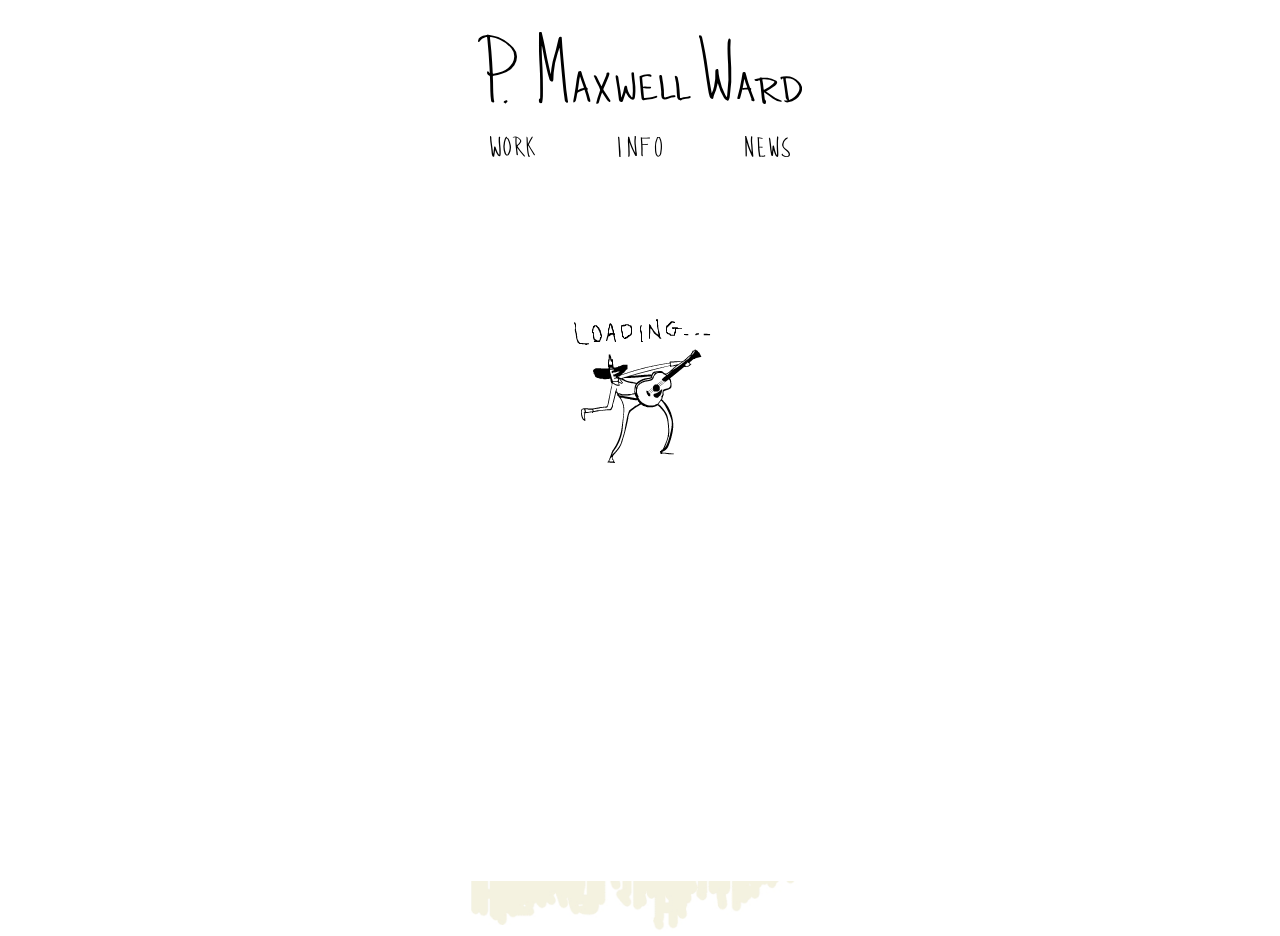
<file: index.html>
<!DOCTYPE html>
<html lang="en">
<head>
    <meta charset="UTF-8">
    <meta name="viewport" content="width=device-width, initial-scale=1.0">
    <meta http-equiv="X-UA-Compatible" content="ie=edge">
    <link href ="css/styles.css" rel="stylesheet" type="text/css">
    <link rel='shortcut icon' href='favicon.ico' type='image/x-icon' />
    <title>P. Maxwell Ward | animation - illustration - interactive</title>
</head>
<body>
	<header>
		<h1><a href="./"><img src="images/header-thin.svg" alt="header"></a></h1>
	</header>
	<div id="menu">
		<div><a href="./work.html"><img src="images/nav-work_2.svg" alt="work"></a></div>
		<div><a href="./info.html"><img src="images/nav-info_2.svg" alt="info"></a></div>
		<div><a href="./news.html"><img src="images/nav-news_2.svg" alt="news"></a></div>
    </div> 
    <div class="load-GIF"></div>
    <div class="overlay"></div>        
    <div class="flex-container">
        <div class="l-mascot">
            <div class="text-Box">
                <img src="GIFs/first_00.gif" style="visibility: hidden; z-index: 1;">
            </div>
            <div class="gif-Man">
                <img src="GIFs/00.gif" onclick="poke()">
            </div> 
        </div>
    </div>
    <script type="text/javascript" src="js/index.js"></script>
</body>
</html>
</file>
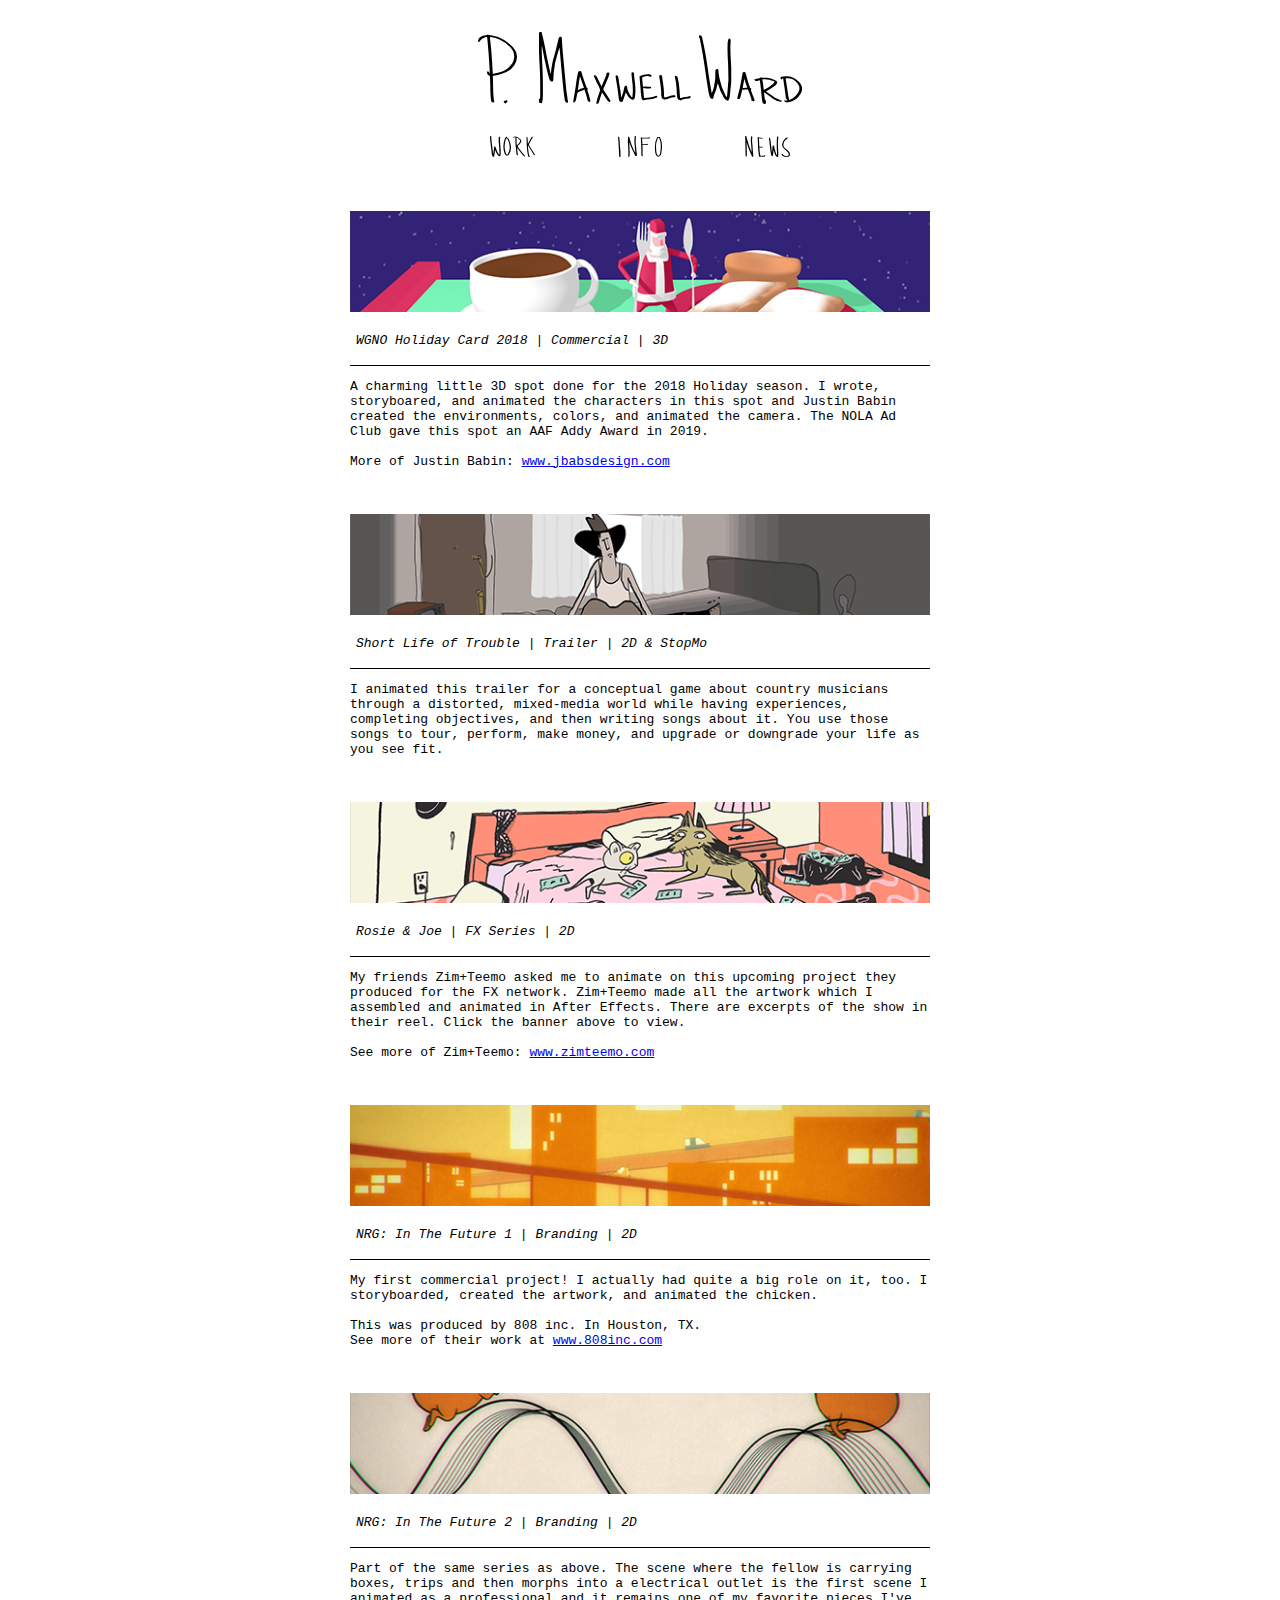
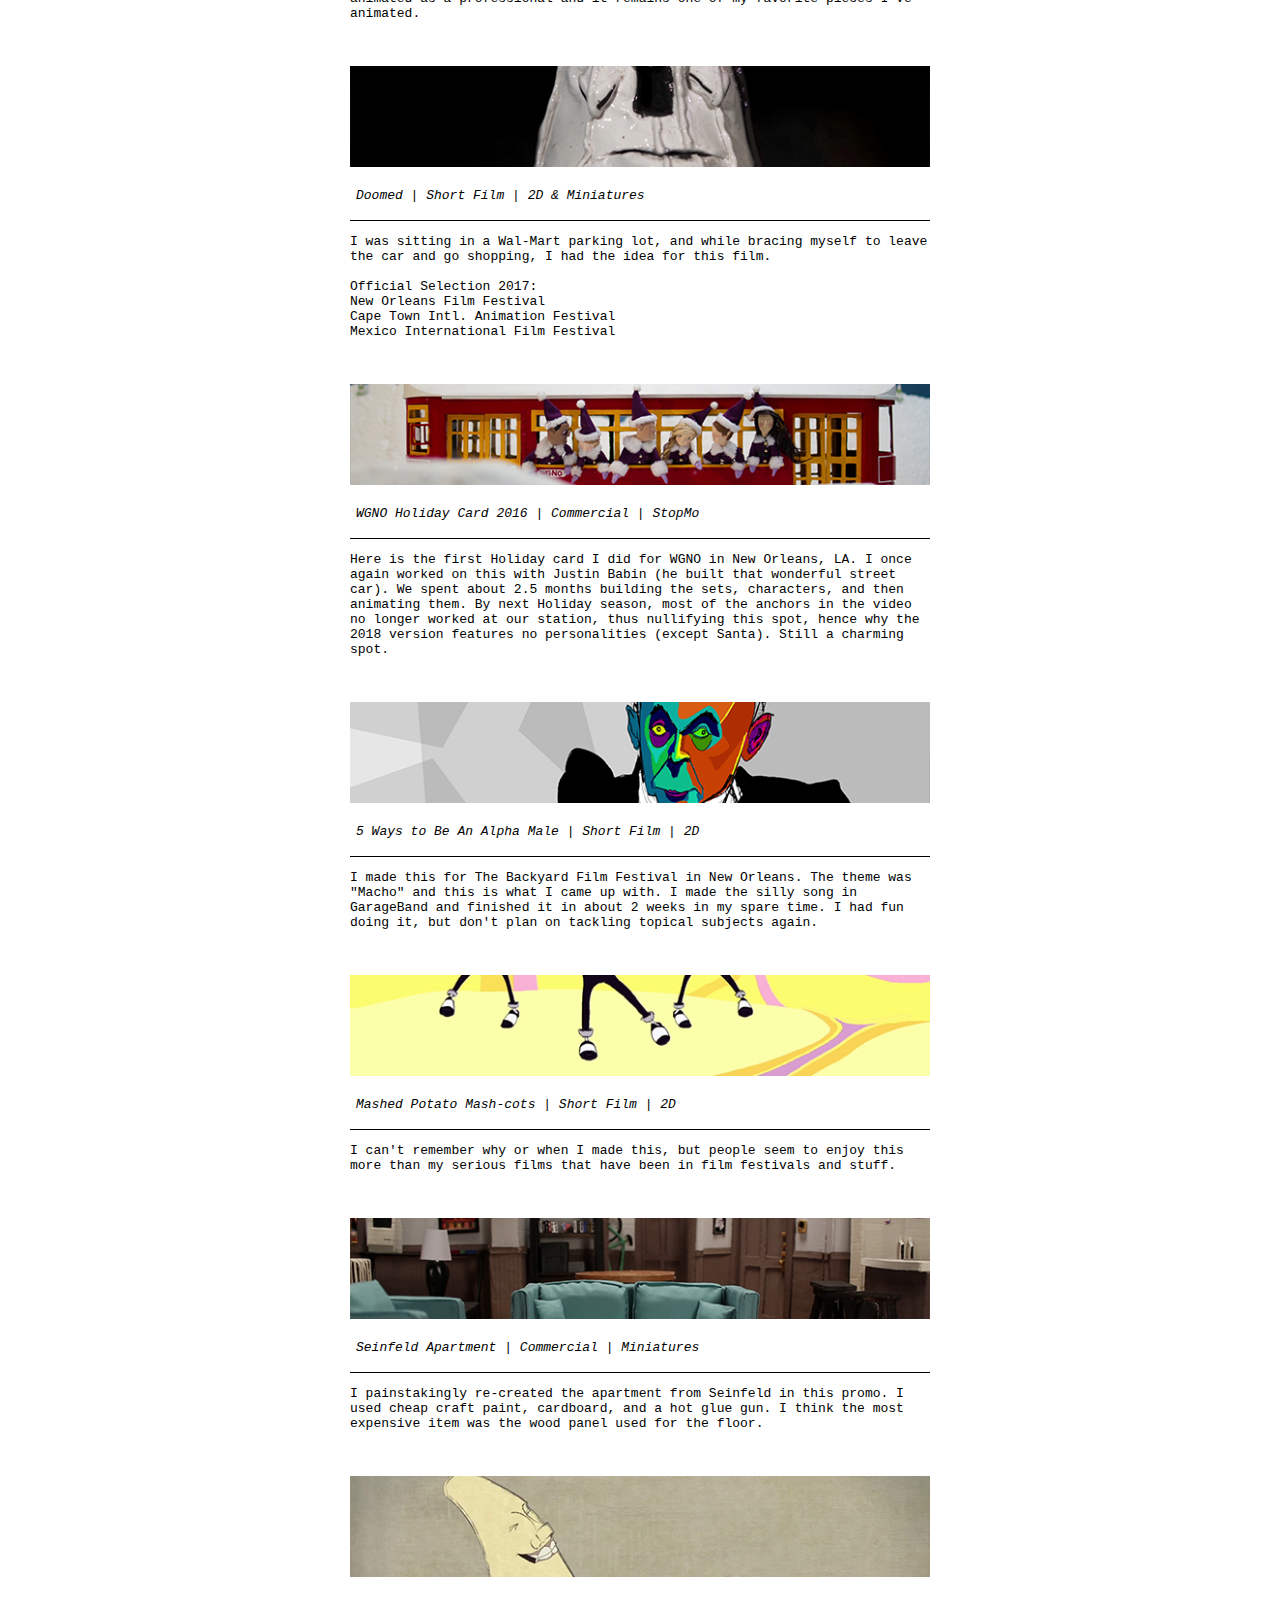
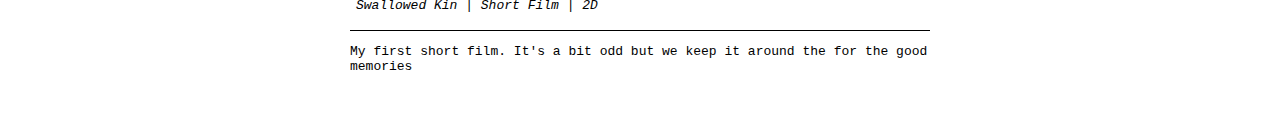
<file: animation.html>
<!DOCTYPE html>
<html lang="en">
<head>
    <meta charset="UTF-8">
    <meta name="viewport" content="width=device-width, initial-scale=1.0">
    <meta http-equiv="X-UA-Compatible" content="ie=edge">
    <link href ="css/styles.css" rel="stylesheet" type="text/css">
    <link rel='shortcut icon' href='favicon.ico' type='image/x-icon' />
    <link rel="stylesheet" type="text/css" href="css/lightbox.min.css">
    <link href="dist/mediabox.css" rel="stylesheet">
    <script src="js/lightbox-plus-jquery.min.js"></script>
    <title>P. Maxwell Ward | animation</title>
</head>
<body>
	<header>
		<h1><a href="./"><img src="images/header-thin.svg" alt="header"></a></h1>
	</header>
	<div id="menu">
		<div><a href="./work.html"><img src="images/nav-work_2.svg" alt="work"></a></div>
		<div><a href="./info.html"><img src="images/nav-info_2.svg" alt="info"></a></div>
		<div><a href="./news.html"><img src="images/nav-news_2.svg" alt="news"></a></div>
    </div>
    <div class ="work-Thumbs work">
        <a href="https://youtu.be/OxmRK7cV0uk" class="mediabox"><img src="images/xmas2018.png" alt="wgno2018"></a>
        <button class ="collapsible"><em>WGNO Holiday Card 2018 | Commercial | 3D</em></button>
        <div class="content">
            <p>A charming little 3D spot done for the 2018 Holiday season. I wrote, storyboared, and 
                animated the characters in this spot and Justin Babin created the environments, colors, 
                and animated the camera. The NOLA Ad Club gave this spot an AAF Addy Award in 2019.<br><br>
                More of Justin Babin: <a href="http://www.jbabsdesign.com">www.jbabsdesign.com</a>
            </p>
        </div>
        
        <a href="https://vimeo.com/310917637" class="mediabox"><img src="images/slot.png" alt="slot"></a>
        <button class ="collapsible"><em>Short Life of Trouble | Trailer | 2D & StopMo</em></button>
        <div class="content">
            <p>I animated this trailer for a conceptual game about 
                country musicians through a distorted, mixed-media world while having 
                experiences, completing objectives, and then writing songs about it. You use those songs 
                to tour, perform, make money, and upgrade or downgrade your life as you see fit.
            </p>
        </div>
    
        <a href="https://vimeo.com/274286340" class="mediabox"><img src="images/rosieJoe.png" alt="rosieJoe"></a>
    
            <button class ="collapsible"><em>Rosie & Joe | FX Series | 2D</em></button>
            <div class="content">
                <p>My friends Zim+Teemo asked me to animate on this upcoming project they produced for the FX 
                    network. Zim+Teemo made all the artwork which I assembled and animated in After Effects. 
                    There are excerpts of the show in their reel. Click the banner above to view.<br><br>
                See more of Zim+Teemo: <a href="http://www.zimteemo.com">www.zimteemo.com</a>
                </p>
            </div>
    
        <a href="https://www.808inc.com/nrg-carbon-capture"><img src="images/nrg.png" alt="nrg"></a>
    
            <button class ="collapsible"><em>NRG: In The Future 1 | Branding | 2D</em></button>
            <div class="content">
                <p>My first commercial project! I actually had quite a big role on it, too. I storyboarded,
                    created the artwork, and animated the chicken. <br><br>
                    This was produced by 808 inc. In Houston, TX.<br>
                    See more of their work at <a href="http://808inc.com">www.808inc.com</a>
                </p>
            </div>
    
        <a href="https://www.808inc.com/nrg-wireless-electricity"><img src="images/nrg2.png"></a>
    
            <button class="collapsible"><em>NRG: In The Future 2 | Branding | 2D</em></button>
            <div class="content">    
                <p>Part of the same series as above. The scene where the fellow is carrying boxes, trips
                    and then morphs into a electrical outlet is the first scene I animated as a professional
                    and it remains one of my favorite pieces I've animated.
                </p>
            </div>    

    
        <a href="https://vimeo.com/190627063" class="mediabox"><img src="images/doomed.png" alt="doomed"></a>
    
            <button class ="collapsible"><em>Doomed | Short Film | 2D & Miniatures</em></button>
            <div class="content">
                <p>I was sitting in a Wal-Mart parking lot, and while bracing myself to leave the car 
                    and go shopping, I had the idea for this film.<br><br>
                    Official Selection 2017:<br>
                    New Orleans Film Festival<br>
                    Cape Town Intl. Animation Festival<br>
                    Mexico International Film Festival
                </p>
            </div>
    
        <a href="https://vimeo.com/196020697" class="mediabox"><img src="images/xmas2016.png" alt="wgno2016"></a>
    
            <button class ="collapsible"><em>WGNO Holiday Card 2016 | Commercial | StopMo</em></button>
            <div class="content">
                <p>Here is the first Holiday card I did for WGNO in New Orleans, LA. I once again worked on 
                    this with Justin Babin (he built that wonderful street car). We spent about 2.5 months 
                    building the sets, characters, and then animating them. By next Holiday season, 
                    most of the anchors in the video no longer worked at our station, thus nullifying this spot, 
                    hence why the 2018 version features no personalities (except Santa). Still a charming spot.  
                </p>
            </div>
    
        <a href="https://vimeo.com/293068530" class="mediabox"><img src="images/alpha.png" alt="alpha"></a>
    
            <button class ="collapsible"><em>5 Ways to Be An Alpha Male | Short Film | 2D</em></button>
            <div class="content">
                <p>I made this for The Backyard Film Festival in New Orleans. The theme was "Macho" and
                    this is what I came up with. I made the silly song in GarageBand and finished it in 
                    about 2 weeks in my spare time. I had fun doing it, but don't plan on tackling topical
                    subjects again.
                </p>  
            </div>
    
        <a href="https://vimeo.com/135125161" class="mediabox"><img src="images/mashcots.png" alt="maschot"></a>
            <button class ="collapsible"><em>Mashed Potato Mash-cots | Short Film | 2D</em></button>
            <div class="content">
                <p>I can't remember why or when I made this, but people seem to enjoy this more than my serious films
                    that have been in film festivals and stuff.
                </p>
            </div>
    
        <a href="https://www.youtube.com/watch?v=30rXZGG3fM0" class="mediabox"><img src="images/seinfeld.png" alt="seinfeld"></a>
    
            <button class ="collapsible"><em>Seinfeld Apartment | Commercial | Miniatures</em></button>
            <div class="content">
                <p>I painstakingly re-created the apartment from Seinfeld in this promo. I used cheap craft 
                    paint, cardboard, and a hot glue gun. I think the most expensive item was the wood panel
                    used for the floor.
                </p>
            </div>
    
        <a href="https://vimeo.com/126224327" class="mediabox"><img src="images/swallowedkin.png" alt="swallowedkin"></a>
    
            <button class ="collapsible"><em>Swallowed Kin | Short Film | 2D</em></button>
            <div class="content">
                <p>My first short film. It's a bit odd but we keep it around the for the good memories</p>
            </div>    
    </div>
    <script>
        
        let clickedActive = false
        const itemCollapse = document.getElementsByClassName("collapsible");

        for (let i = 0; i < itemCollapse.length; i++) {
        
            let content = itemCollapse[i].nextElementSibling;

            itemCollapse[i].addEventListener("mouseenter", () => {
            
                if (!clickedActive) {
                    itemCollapse[i].classList.add("active");
                    itemCollapse[i].classList.add("active-border");

                    if (!content.style.maxHeight)
                        content.style.maxHeight = content.scrollHeight + "px";

                }
            });

            itemCollapse[i].addEventListener("mouseleave", () => {
            
                if (!clickedActive) {
                    itemCollapse[i].classList.remove("active");
                    itemCollapse[i].classList.remove("active-border");

                    if (content.style.maxHeight)
                        content.style.maxHeight = null;
                }
            });

            itemCollapse[i].addEventListener("click", () => {
            
                if (!clickedActive) {

                    if (itemCollapse[i].classList.contains("active") && itemCollapse[i].classList.contains("active-border")) {

                        itemCollapse[i].classList.add("active");
                        itemCollapse[i].classList.add("active-border");
                    }

                    if (!content.style.maxHeight) {
                        content.style.maxHeight = content.scrollHeight + "px";
                    }
                    clickedActive = true;
                } else {
                    itemCollapse[i].classList.remove("active");
                    itemCollapse[i].classList.remove("active-border");

                    content.style.maxHeight = null;
                    clickedActive = false;
                }
            });
        }
    </script>
</body>
</html>
</file>
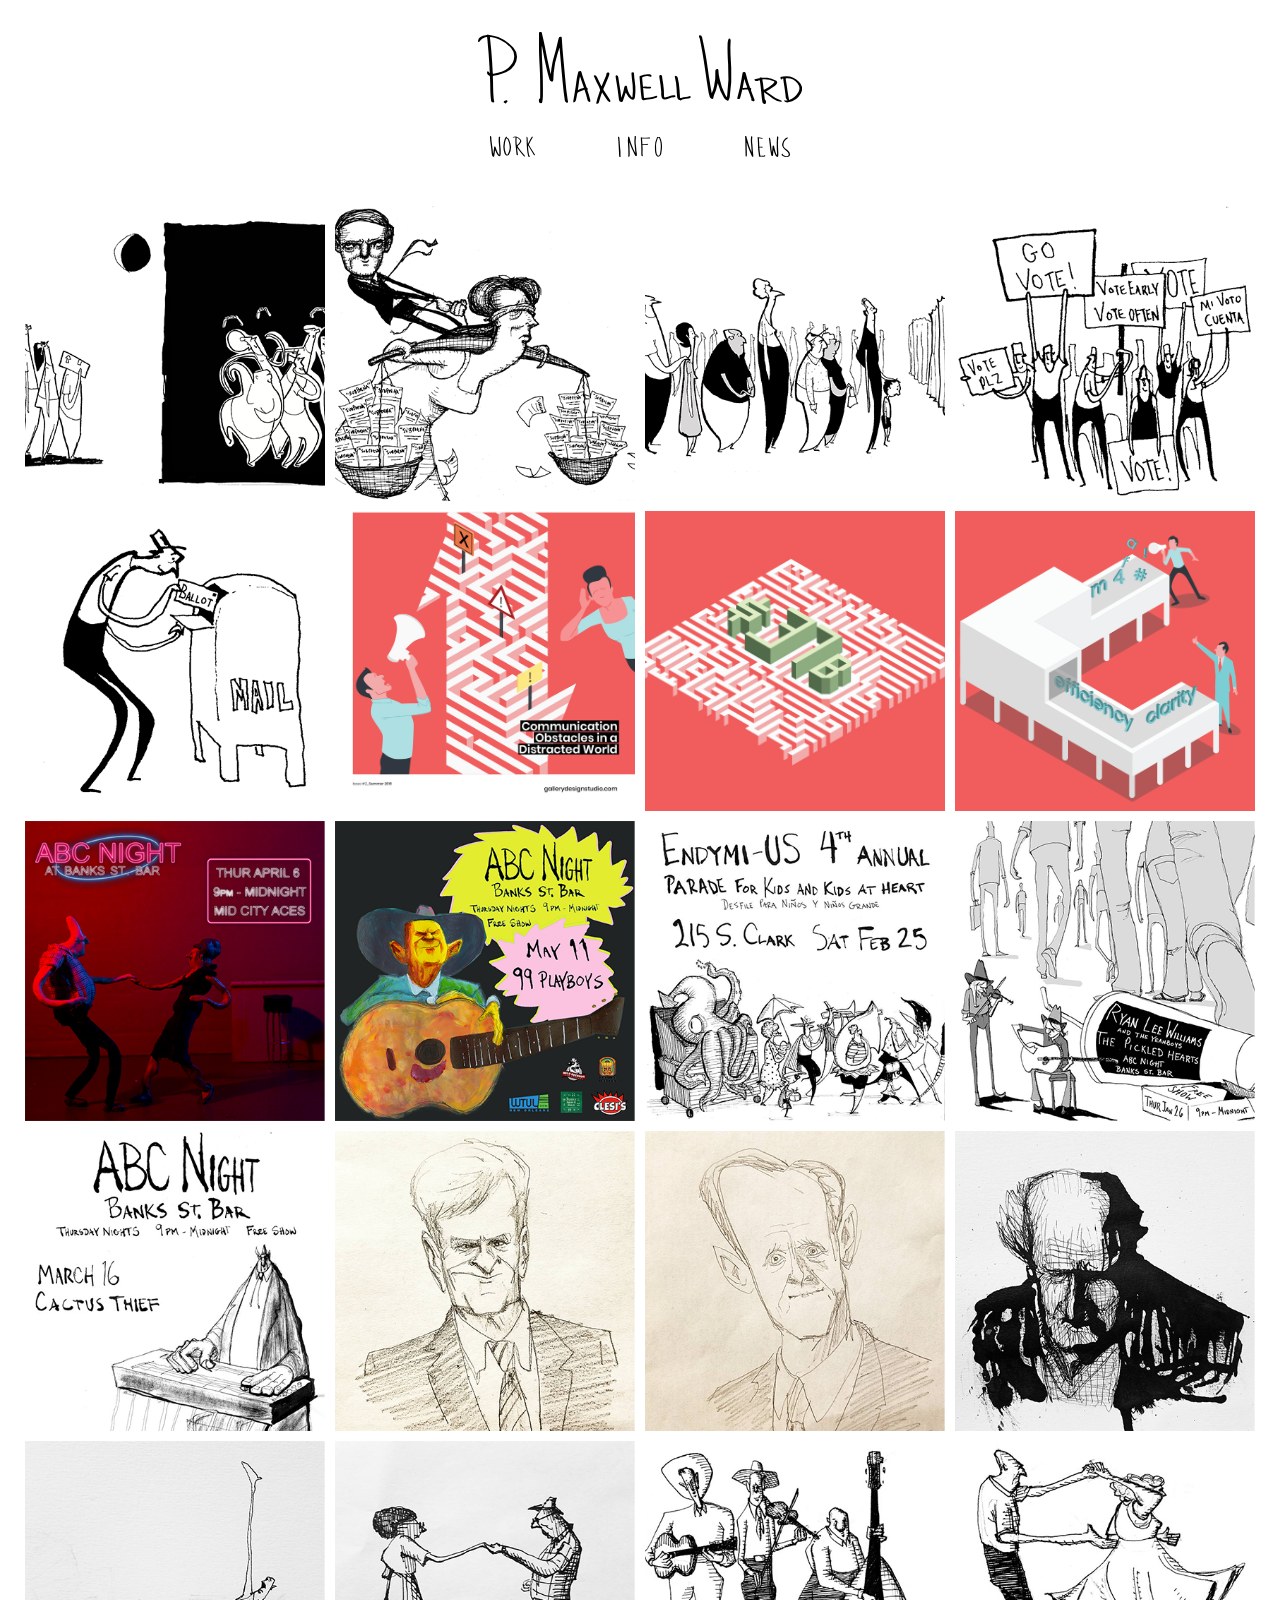
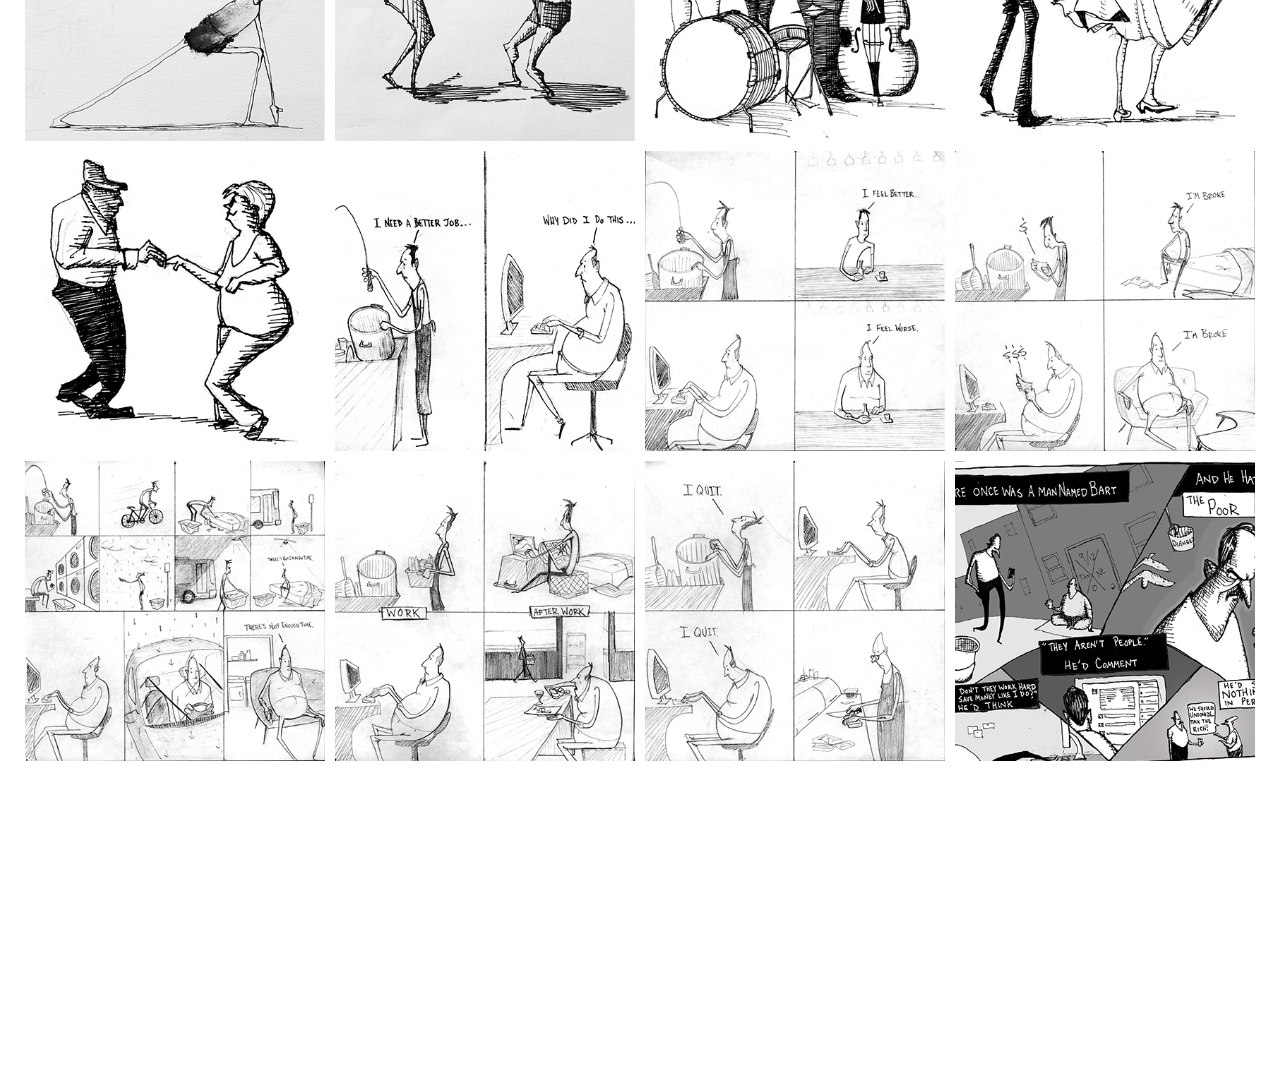
<file: illustration.html>
<!DOCTYPE html>
<html lang="en">
<head>
    <meta charset="UTF-8">
    <meta name="viewport" content="width=device-width, initial-scale=1.0">
    <meta http-equiv="X-UA-Compatible" content="ie=edge">
    <link href ="css/styles.css" rel="stylesheet" type="text/css">
    <link rel='shortcut icon' href='favicon.ico' type='image/x-icon' />
    <link rel="stylesheet" type="text/css" href="css/lightbox.min.css">
    <link href="dist/mediabox.css" rel="stylesheet">
    <script src="js/lightbox-plus-jquery.min.js"></script>
    <title>P. Maxwell Ward | illustration</title>
</head>
<body>
	<header>
		<h1><a href="./"><img src="images/header-thin.svg" alt="header"></a></h1>
	</header>
	<div id="menu">
		<div><a href="./work.html"><img src="images/nav-work_2.svg" alt="work"></a></div>
		<div><a href="./info.html"><img src="images/nav-info_2.svg" alt="info"></a></div>
		<div><a href="./news.html"><img src="images/nav-news_2.svg" alt="news"></a></div>
    </div>
    <main class="work">
        <div class="illo-grid">
            <img src="./images/illo_0.png" onclick="openModal();currentSlide(0)">
            <img src="./images/illo_1.png" onclick="openModal();currentSlide(1)">
            <img src="./images/illo_2.png" onclick="openModal();currentSlide(2)">
            <img src="./images/illo_3.png" onclick="openModal();currentSlide(3)">
            <img src="./images/illo_4.png" onclick="openModal();currentSlide(4)">
            <img src="./images/illo_5.png" onclick="openModal();currentSlide(5)">
            <img src="./images/illo_6.png" onclick="openModal();currentSlide(6)">
            <img src="./images/illo_7.png" onclick="openModal();currentSlide(7)">
            <img src="./images/illo_8.png" onclick="openModal();currentSlide(8)">
            <img src="./images/illo_9.png" onclick="openModal();currentSlide(9)">
            <img src="./images/illo_10.png" onclick="openModal();currentSlide(10)">
            <img src="./images/illo_11.png" onclick="openModal();currentSlide(11)">
            <img src="./images/illo_12.png" onclick="openModal();currentSlide(12)">
            <img src="./images/illo_13.png" onclick="openModal();currentSlide(13)">
            <img src="./images/illo_14.png" onclick="openModal();currentSlide(14)">
            <img src="./images/illo_15.png" onclick="openModal();currentSlide(15)">
            <img src="./images/illo_16.png" onclick="openModal();currentSlide(16)">
            <img src="./images/illo_17.png" onclick="openModal();currentSlide(17)">
            <img src="./images/illo_18.png" onclick="openModal();currentSlide(18)">
            <img src="./images/illo_19.png" onclick="openModal();currentSlide(19)">
            <img src="./images/illo_20.png" onclick="openModal();currentSlide(20)">
            <img src="./images/illo_21.png" onclick="openModal();currentSlide(21)">
            <img src="./images/illo_22.png" onclick="openModal();currentSlide(22)">
            <img src="./images/illo_23.png" onclick="openModal();currentSlide(23)">
            <img src="./images/illo_24.png" onclick="openModal();currentSlide(24)">
            <img src="./images/illo_25.png" onclick="openModal();currentSlide(25)">
            <img src="./images/illo_26.png" onclick="openModal();currentSlide(26)">
            <img src="./images/illo_27.png" onclick="openModal();currentSlide(27)">
        </div>
            <div id="myModal" class="modal">
                <span class="close cursor" onclick="closeModal()">&times;</span>     
                <div id="currentSlide">
                    <img src="./images/illo_0.png">
                    <img src="./images/illo_1.png">
                    <img src="./images/illo_2.png">
                    <img src="./images/illo_3.png">
                    <img src="./images/illo_4.png">
                    <img src="./images/illo_5.png">
                    <img src="./images/illo_6.png">
                    <img src="./images/illo_7.png">
                    <img src="./images/illo_8.png">
                    <img src="./images/illo_9.png">
                    <img src="./images/illo_10.png">
                    <img src="./images/illo_11.png">
                    <img src="./images/illo_12.png">
                    <img src="./images/illo_13.png">
                    <img src="./images/illo_14.png">
                    <img src="./images/illo_15.png">
                    <img src="./images/illo_16.png">
                    <img src="./images/illo_17.png">
                    <img src="./images/illo_18.png">
                    <img src="./images/illo_19.png">
                    <img src="./images/illo_20.png">
                    <img src="./images/illo_21.png">
                    <img src="./images/illo_22.png">
                    <img src="./images/illo_23.png">
                    <img src="./images/illo_24.png">
                    <img src="./images/illo_25.png">
                    <img src="./images/illo_26.png">
                    <img src="./images/illo_27.png">
                </div>
                <!--next/prev controls-->
                <a class="prev" onclick="plusSlides(-1)">&#10094;</a>
                <a class="next" onclick="plusSlides(1)">&#10095;</a>
                <!--caption text-->
                <div class="caption-container" onclick="openFull()">
                    <p id="caption"></p>
                    <small><i>(expand)</i></small>     
            </div>               
            <!--thumbnail image controls-->            
            <div id = "thumbnail-slider">        
                <div class = "thumbnail-grid">
                    <div class="thumbnail-container"><div class="thumbnails"></div></div>
                    <div class="thumbnail-container"><div class="thumbnails"></div></div>
                    <div class="thumbnail-container"><div class="thumbnails"></div></div>
                    <div class="thumbnail-container"><div class="thumbnails"></div></div>
                    <div class="thumbnail-container"><div class="thumbnails"></div></div>
                    <div class="thumbnail-container"><div class="thumbnails"></div></div>
                    <div class="thumbnail-container"><div class="thumbnails"></div></div>
                    <div class="thumbnail-container"><div class="thumbnails"></div></div>
                    <div class="thumbnail-container"><div class="thumbnails"></div></div>
                    <div class="thumbnail-container"><div class="thumbnails"></div></div>
                    <div class="thumbnail-container"><div class="thumbnails"></div></div>
                    <div class="thumbnail-container"><div class="thumbnails"></div></div>
                    <div class="thumbnail-container"><div class="thumbnails"></div></div>
                    <div class="thumbnail-container"><div class="thumbnails"></div></div>
                    <div class="thumbnail-container"><div class="thumbnails"></div></div>
                    <div class="thumbnail-container"><div class="thumbnails"></div></div>
                    <div class="thumbnail-container"><div class="thumbnails"></div></div>
                    <div class="thumbnail-container"><div class="thumbnails"></div></div>
                    <div class="thumbnail-container"><div class="thumbnails"></div></div>
                    <div class="thumbnail-container"><div class="thumbnails"></div></div>
                    <div class="thumbnail-container"><div class="thumbnails"></div></div>
                    <div class="thumbnail-container"><div class="thumbnails"></div></div>
                    <div class="thumbnail-container"><div class="thumbnails"></div></div>
                    <div class="thumbnail-container"><div class="thumbnails"></div></div>
                    <div class="thumbnail-container"><div class="thumbnails"></div></div>
                    <div class="thumbnail-container"><div class="thumbnails"></div></div>
                    <div class="thumbnail-container"><div class="thumbnails"></div></div>
                    <div class="thumbnail-container"><div class="thumbnails"></div></div>
                </div>
            </div>
        </div>
    </main>
    <script type="text/javascript" src="js/work.js"></script>
    <script type="text/javascript" src="dist/mediabox.js"></script>
    <script type="text/javascript">
        MediaBox('.mediabox');
    </script>
</body>
</html>
</file>
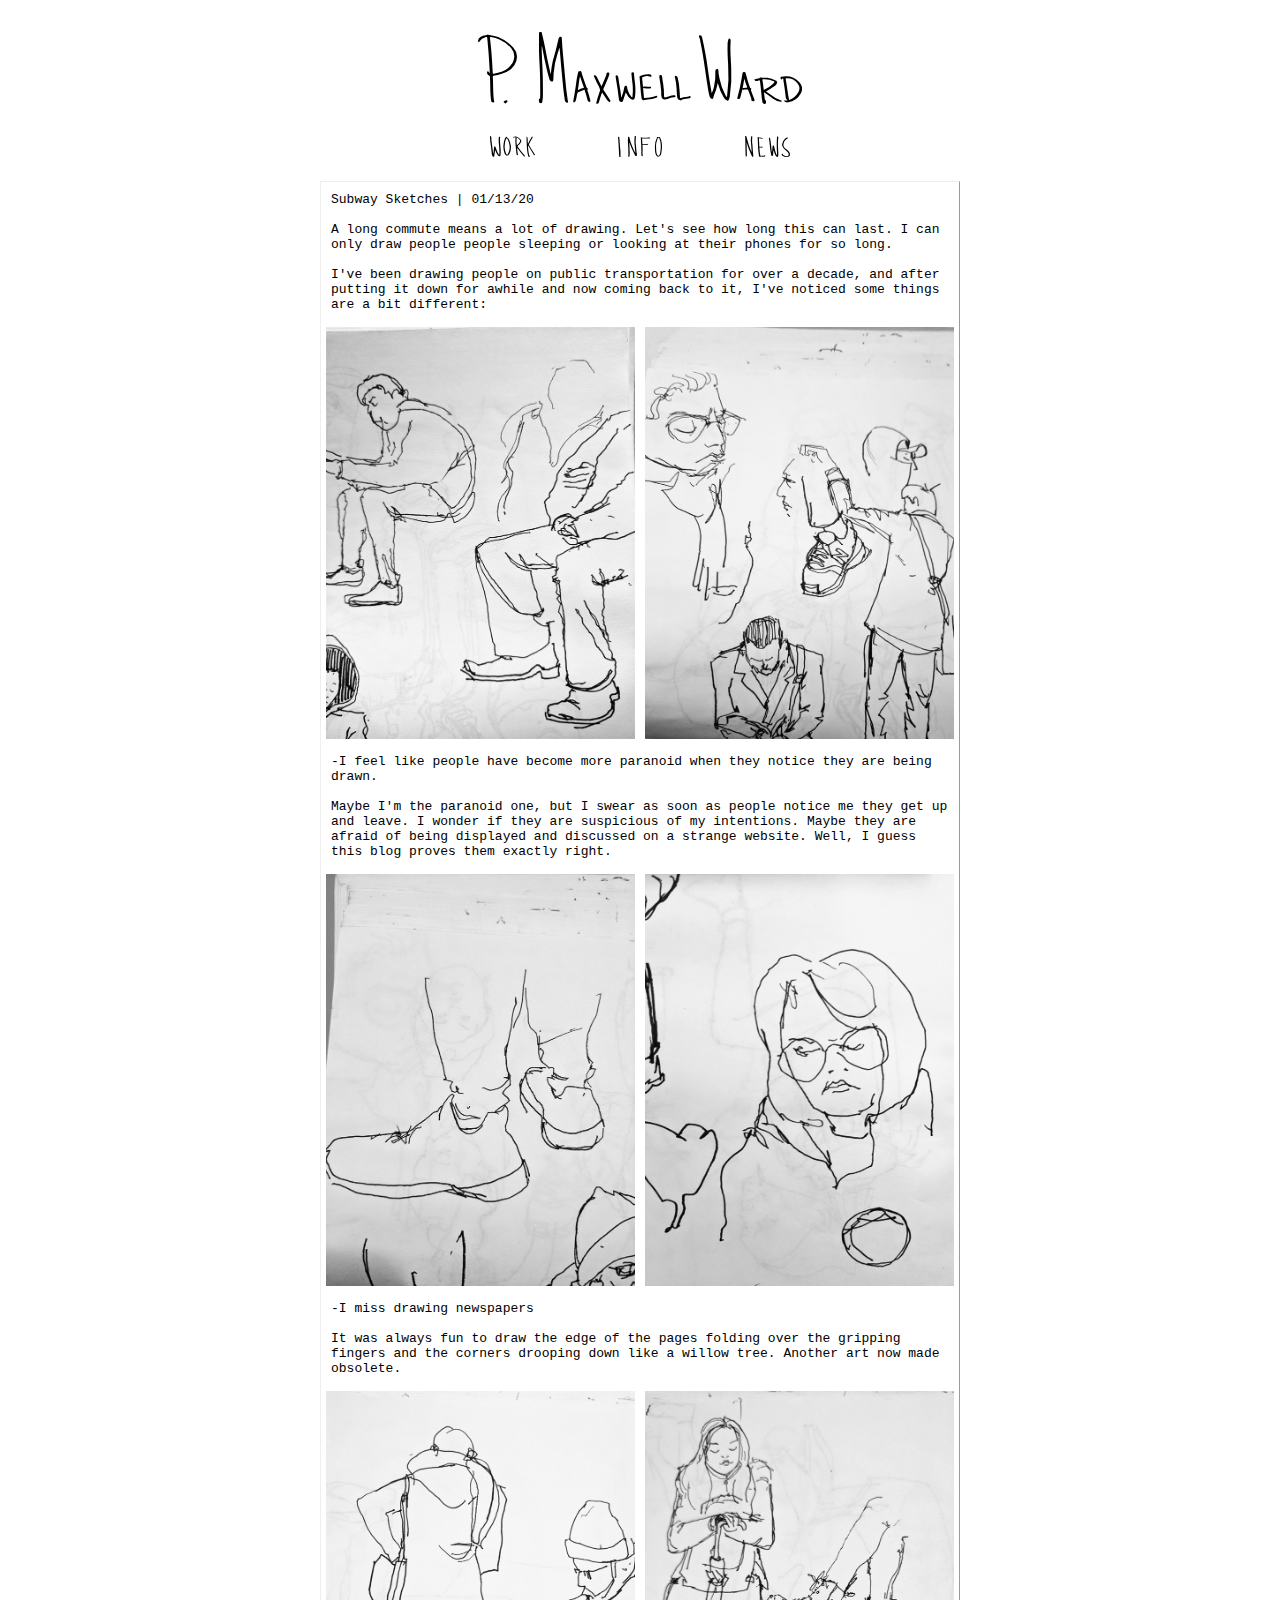
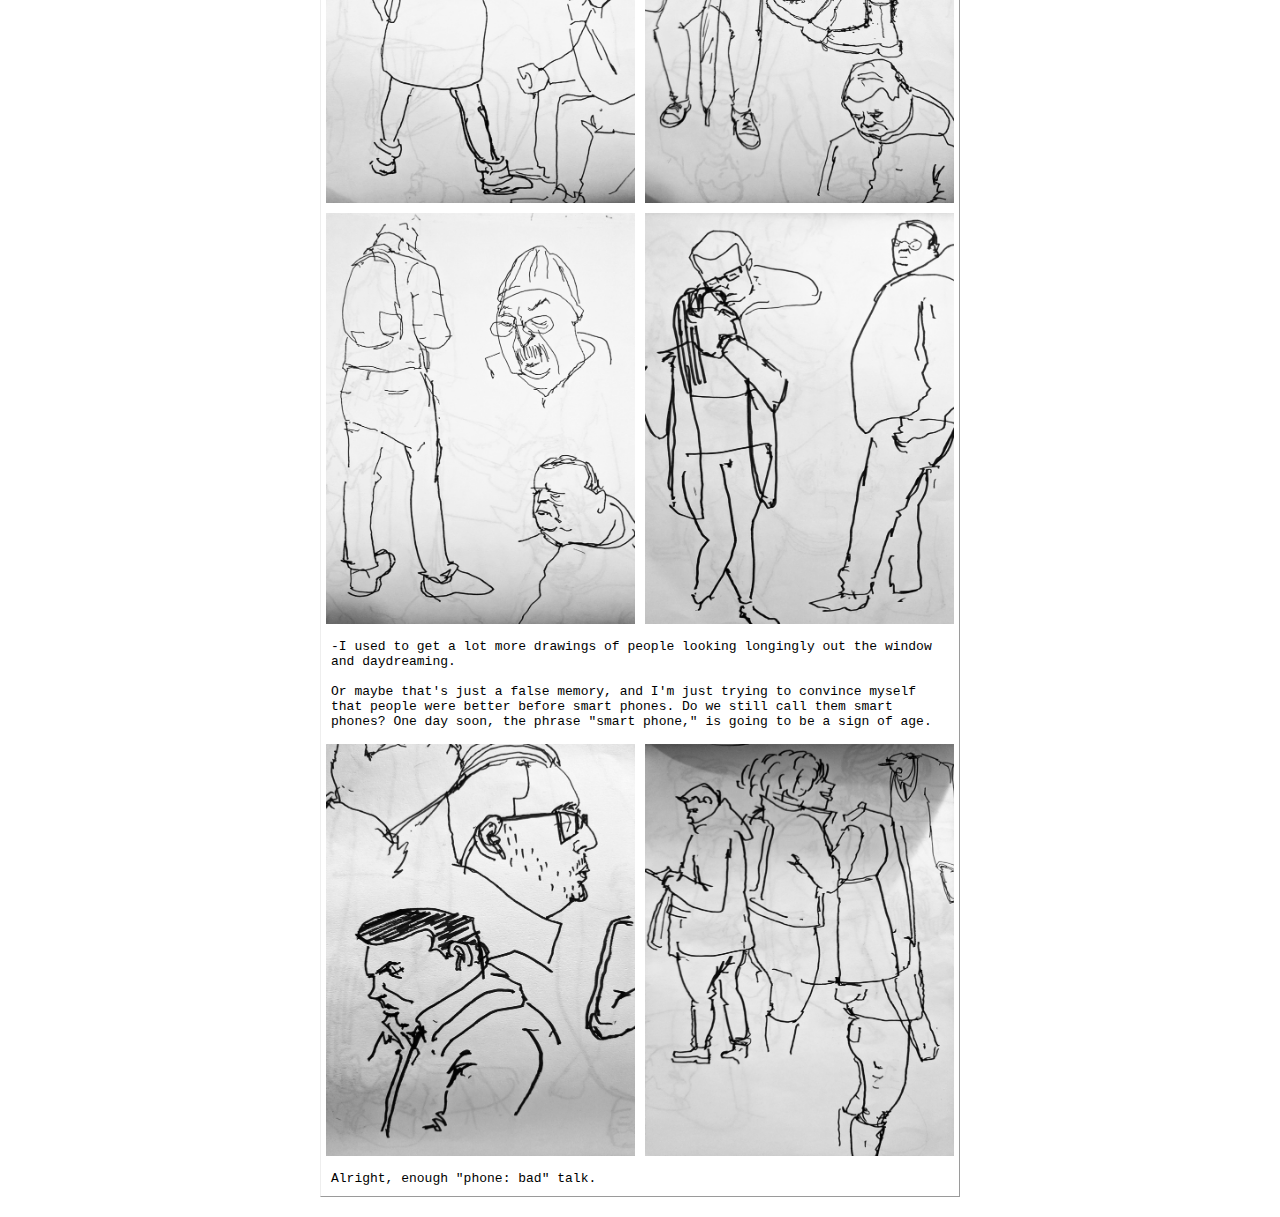
<file: news.html>
<!DOCTYPE html>
<html lang="en">
<head>
    <meta charset="UTF-8">
    <meta name="viewport" content="width=device-width, initial-scale=1.0">
    <meta http-equiv="X-UA-Compatible" content="ie=edge">
	<link href ="css/styles.css" rel="stylesheet" type="text/css">
	<link rel='shortcut icon' href='favicon.ico' type='image/x-icon' />
    <title>P. Maxwell Ward | news</title>
</head>
<body>
	<header>
		<h1><a href="./"><img src="images/header-thin.svg" alt="header"></a></h1>
	</header>
	<div id="menu">
		<div><a href="./work.html"><img src="images/nav-work_2.svg" alt="work"></a></div>
		<div><a href="./info.html"><img src="images/nav-info_2.svg" alt="info"></a></div>
		<div><a href="./news.html"><img src="images/nav-news_2.svg" alt="news"></a></div>
    </div>
		<div id="content">
			<div class="post">
				<div class="clearfix">Subway Sketches | 01/13/20<br>
					<br>
					A long commute means a lot of drawing. Let's see how long this can last. I can only draw people people sleeping or looking at their phones for so long. <br><br>
					I've been drawing people on public transportation for over a decade, and after putting it down for awhile and now coming back to it, I've noticed some things are a bit different:
				</div>
				<img src="images/news/01_13_20_11.png">
				<img src="images/news/01_13_20_02.png">
				<div class="clearfix">-I feel like people have become more paranoid when they notice they are being drawn.<br>
					<br>
					Maybe I'm the paranoid one, but I swear as soon as people notice me they get up and leave. I wonder if they are suspicious of my intentions. 
					Maybe they are afraid of being displayed and discussed on a strange website. Well, I guess this blog proves them exactly right.
				</div>
				<img src="images/news/01_13_20_03.png">
				<img src="images/news/01_13_20_04.png">
				<div class="clearfix">
					-I miss drawing newspapers<br>
					<br>
					It was always fun to draw the edge of the pages folding over the gripping fingers and the corners drooping 
					down like a willow tree. Another art now made obsolete. <br>
				</div>
				<img src="images/news/01_13_20_05.png">
				<img src="images/news/01_13_20_06.png">
				<img src="images/news/01_13_20_07.png">
				<img src="images/news/01_13_20_08.png">
				<div class="clearfix">
					-I used to get a lot more drawings of people looking longingly out the window and daydreaming.<br>
					<br>
					Or maybe that's just a false memory, and I'm just trying to convince myself that people were better before smart phones. 
					Do we still call them smart phones? One day soon, the phrase "smart phone," is going to be a sign of age.
				</div>
				<img src="images/news/01_13_20_09.png">
				<img src="images/news/01_13_20_10.png">
				<div class="clearfix">
					Alright, enough "phone: bad" talk.<br>
					<?php echo date('Y'); ?>
				</div>
			</div>
		</div>
	</div>
</body>
</html>
</file>
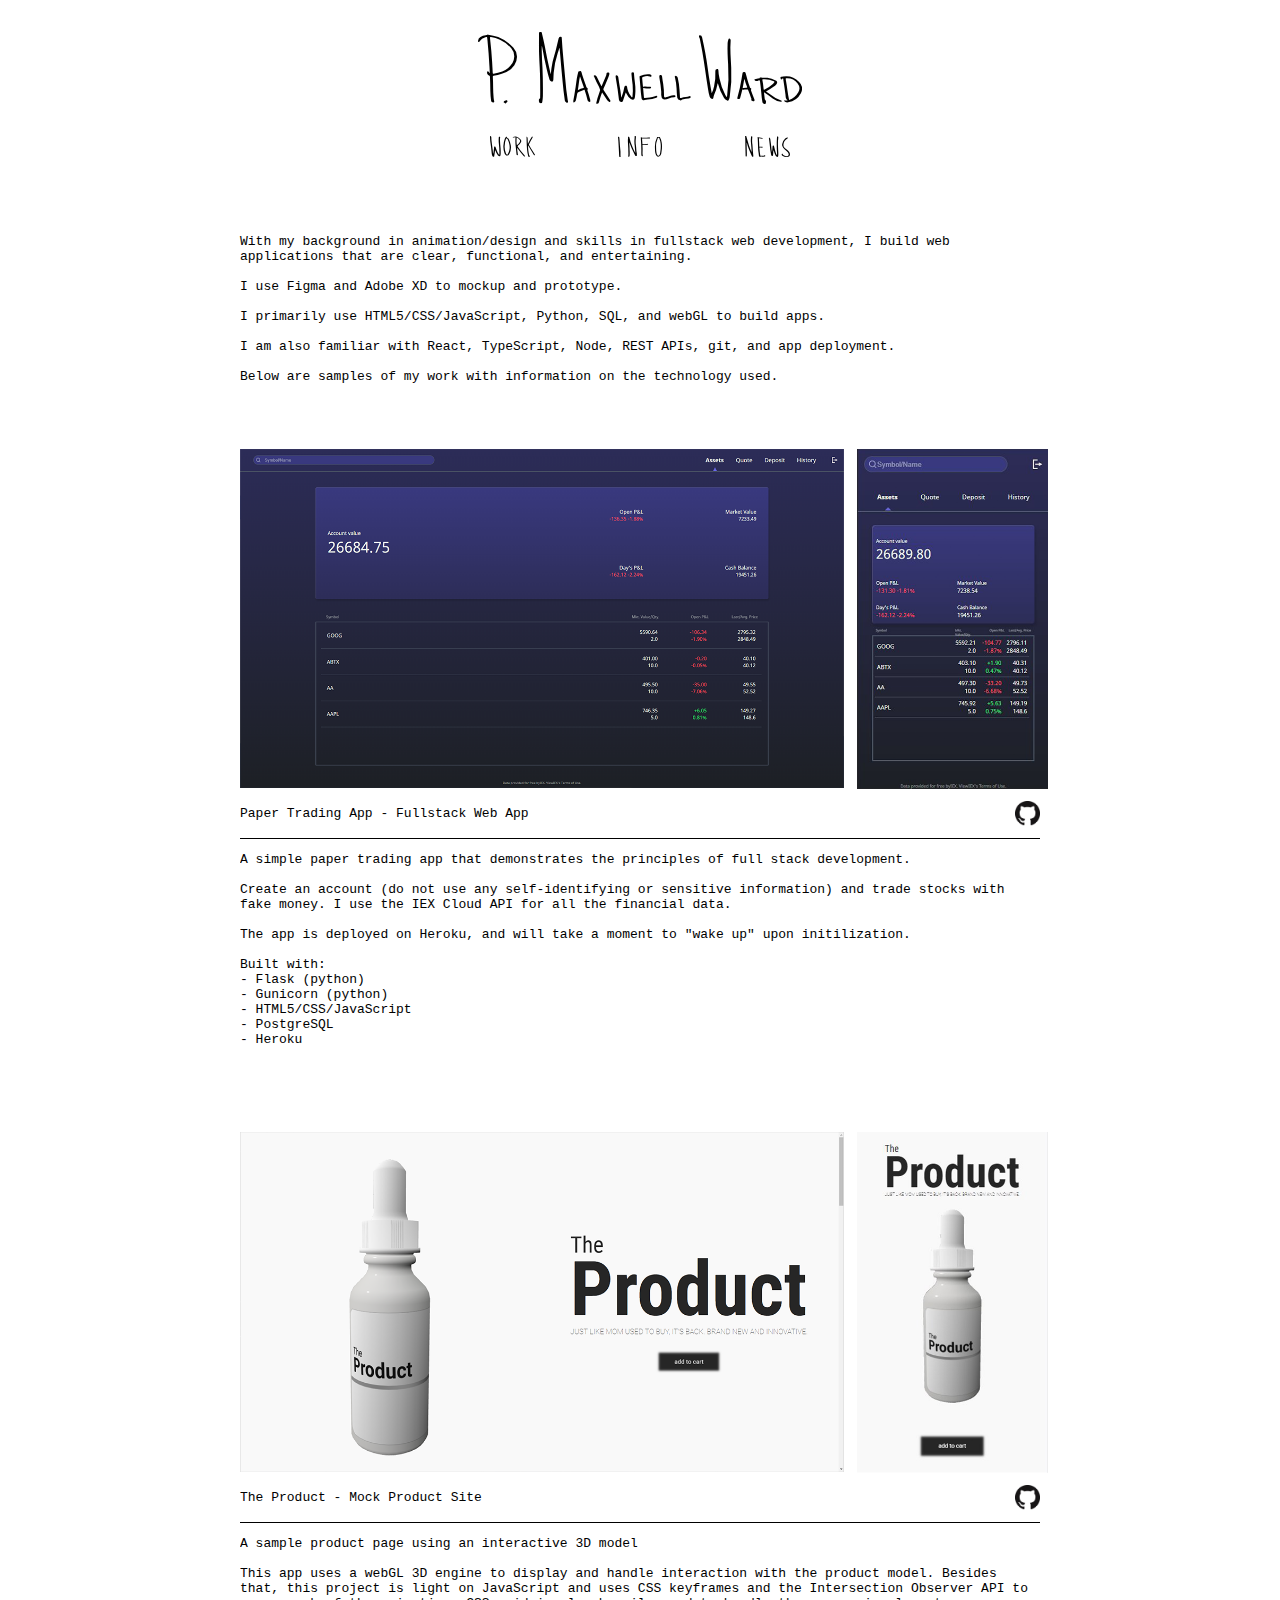
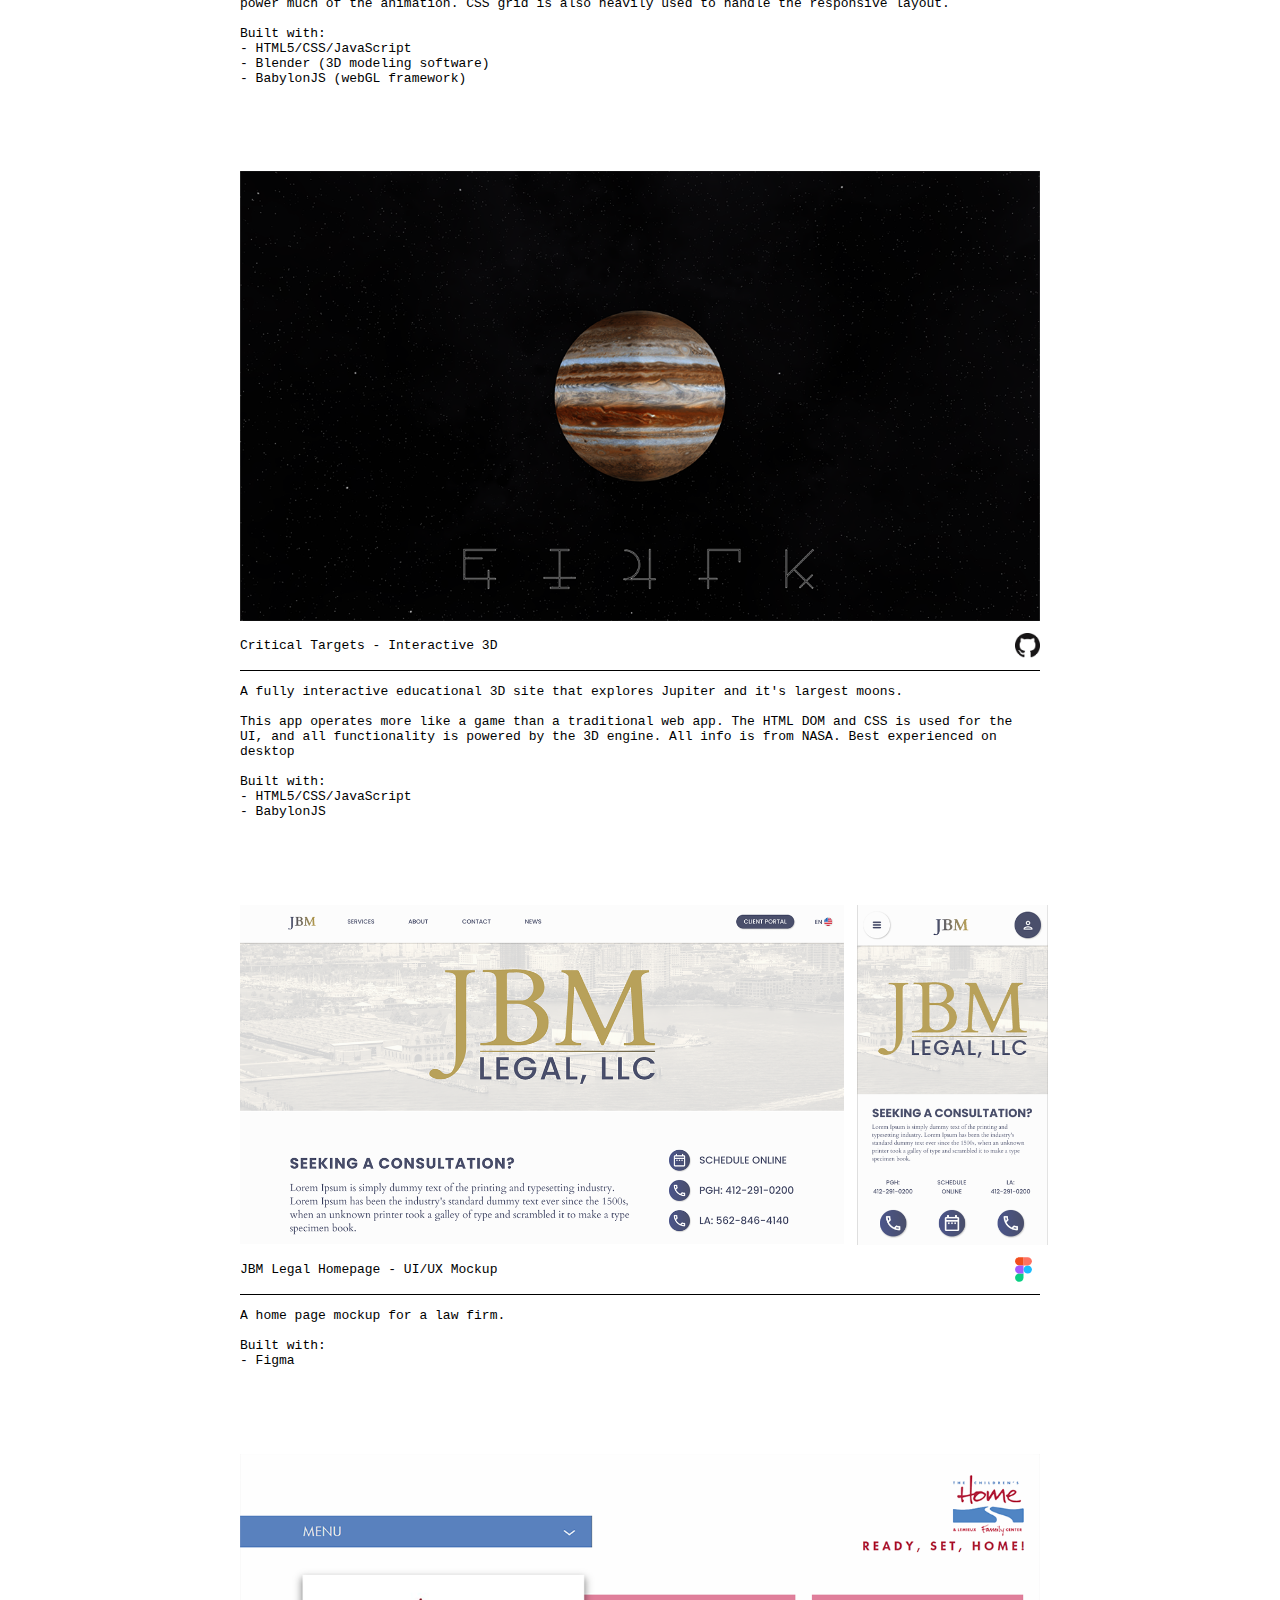
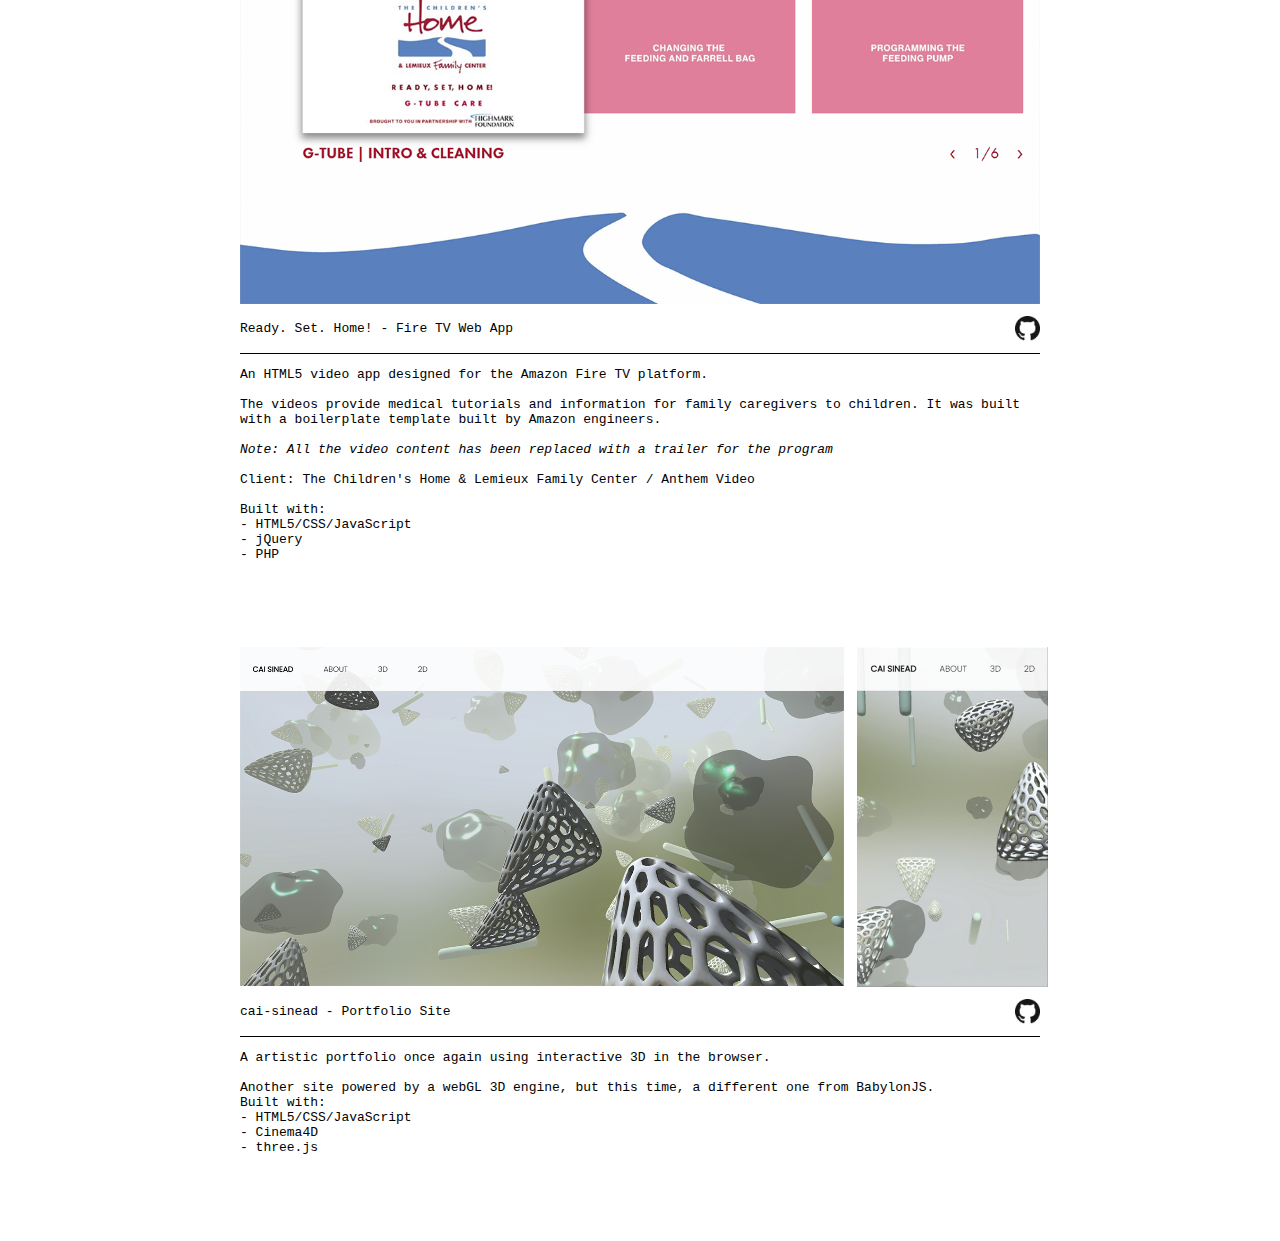
<file: web.html>
<!DOCTYPE html>
<html lang="en">
<head>
    <meta charset="UTF-8">
    <meta name="viewport" content="width=device-width, initial-scale=1.0">
    <meta http-equiv="X-UA-Compatible" content="ie=edge">
    <link href ="css/styles.css" rel="stylesheet" type="text/css">
    <link rel='shortcut icon' href='favicon.ico' type='image/x-icon' />
    <link rel="stylesheet" type="text/css" href="css/lightbox.min.css">
    <link href="dist/mediabox.css" rel="stylesheet">
    <script src="js/lightbox-plus-jquery.min.js"></script>
    <title>P. Maxwell Ward | web</title>
</head>
<body>
	<header>
		<h1><a href="./"><img src="images/header-thin.svg" alt="header"></a></h1>
	</header>
	<div id="menu">
		<div><a href="./work.html"><img src="images/nav-work_2.svg" alt="work"></a></div>
		<div><a href="./info.html"><img src="images/nav-info_2.svg" alt="info"></a></div>
		<div><a href="./news.html"><img src="images/nav-news_2.svg" alt="news"></a></div>
    </div>
    <main class="work">
        <div class="web-intro">
            With my background in animation/design and skills in fullstack web development, I build web applications that are clear, functional, and entertaining.<br>
            <br>
            I use Figma and Adobe XD to mockup and prototype. <br>
            <br>
            I primarily use HTML5/CSS/JavaScript, Python, SQL, and webGL to build apps.<br>
            <br>
            I am also familiar with React, TypeScript, Node, REST APIs, git, and app deployment.<br>
            <br>
            Below are samples of my work with information on the technology used.<br> 
        </div>
        <div class="l-portfolio-item">
            <a href="https://pmw-trading-app.herokuapp.com/login" target="_blank" class="portfolio-img desktop-mobile">
                <img src="images/trading-app-desktop.png">
                <img src="images/trading-app-mobile.png">
            </a>
            <div class="item-collapse">
                <div class="item-title">
                    Paper Trading App - Fullstack Web App
                </div>
                <div class="item-github">
                    <a href="https://github.com/pmaxwellward/trading-app/" target="_blank"><img src="images/GitHub.png"></a>
                </div>
            </div>
            <div class="content">
                <p>
                    A simple paper trading app that demonstrates the principles of full stack development.<br>
                    <br>
                    Create an account (do not use any self-identifying or sensitive information) and trade stocks with fake money. I use the IEX Cloud API for all the financial data.<br>   
                    <br>
                    The app is deployed on Heroku, and will take a moment to "wake up" upon initilization.<br>
                    <br>
                    Built with:<br>
                    - Flask (python)<br>
                    - Gunicorn (python)<br>
                    - HTML5/CSS/JavaScript<br>
                    - PostgreSQL<br>  
                    - Heroku
                </p>
            </div>
        </div>
        <div class="l-portfolio-item">
            <a href="https://pmaxwellward.github.io/product-page/" target="_blank" class="portfolio-img desktop-mobile">
                <img src="images/product-desktop.png">
                <img src="images/product-mobile.png">
            </a>
            <div class="item-collapse">
                <div class="item-title">
                    The Product - Mock Product Site
                </div>
                <div class="item-github">
                    <a href="https://github.com/pmaxwellward/product-page" target="_blank"><img src="images/GitHub.png"></a>
                </div>
            </div>
            <div class="content">
                <p>
                    A sample product page using an interactive 3D model<br>
                    <br>
                    This app uses a webGL 3D engine to display and handle interaction with the product model. Besides that, this project is light on JavaScript and uses CSS keyframes and the Intersection Observer 
                    API to power much of the animation. CSS grid is also heavily used to handle the responsive layout. <br>
                    <br>
                    Built with:<br>
                    - HTML5/CSS/JavaScript<br>
                    - Blender (3D modeling software)<br>
                    - BabylonJS (webGL framework)<br>
                </p>
            </div>
        </div>
        <div class="l-portfolio-item">
            <a href="https://pmaxwellward.github.io/critical-targets/" target="_blank" class="portfolio-img desktop-only">
                <img src="images/critical-targets-desktop.png">
            </a>
            <div class="item-collapse">
                <div class="item-title">
                    Critical Targets - Interactive 3D
                </div>
                <div class="item-github">
                    <a href="https://github.com/pmaxwellward/critical-targets" target="_blank"><img src="images/GitHub.png"></a>
                </div>
            </div>
            <div class="content">
                <p>
                    A fully interactive educational 3D site that explores Jupiter and it's largest moons. <br>
                    <br>
                    This app operates more like a game than a traditional web app. The HTML DOM and CSS is used for the UI, and all functionality is powered by the 3D engine. 
                    All info is from NASA. Best experienced on desktop<br>
                    <br>
                    Built with:<br>
                    - HTML5/CSS/JavaScript<br>
                    - BabylonJS<br>
                </p>
            </div>
        </div>
        <div class="l-portfolio-item">
            <a href="https://www.figma.com/proto/58aVBRMCTPsSbvXCX00oIc/JBM-Legal?node-id=8%3A4" target="_blank" class="portfolio-img desktop-mobile">
                <img src="images/jbm-desktop.png">
                <img src="images/jbm-mobile.png">
            </a>
            <div class="item-collapse">
                <div class="item-title">
                   JBM Legal Homepage - UI/UX Mockup
                </div>
                <div class="item-github">
                    <a href="https://www.figma.com/file/58aVBRMCTPsSbvXCX00oIc/JBM-Legal?node-id=0%3A1" target="_blank"><img src="images/Figma-Icon.svg"></a>
                </div>
            </div>
            <div class="content">
                <p>
                    A home page mockup for a law firm. <br>
                    <br>
                    Built with:<br>
                    - Figma<br>
                </p>
            </div>
        </div>
        <div class="l-portfolio-item">
            <a href="https://pmaxwellward.github.io/readysethome-demo/" target="_blank" class="portfolio-img desktop-only">
                <img src="images/rsh-desktop.png">
            </a>
            <div class="item-collapse">
                <div class="item-title">
                    Ready. Set. Home! - Fire TV Web App
                </div>
                <div class="item-github">
                    <a href="https://github.com/pmaxwellward/readysethome-demo/" target="_blank"><img src="images/GitHub.png"></a>
                </div>
            </div>
            <div class="content">
                <p>
                    An HTML5 video app designed for the Amazon Fire TV platform.<br>
                    <br>
                    The videos provide medical tutorials and information for family caregivers to children. It was built with a boilerplate template built by Amazon engineers.<br>
                    <br>
                    <em>Note: All the video content has been replaced with a trailer for the program</em><br>
                    <br>
                    Client: The Children's Home & Lemieux Family Center / Anthem Video <br>
                    <br>
                    Built with:<br>
                    - HTML5/CSS/JavaScript<br>
                    - jQuery<br>
                    - PHP <br>
                </p>
            </div>
        </div>
        <div class="l-portfolio-item">
            <a href="https://cai-sinead.com" target="_blank" class="portfolio-img desktop-mobile">
                <img src="images/cai-sinead-desktop.png">
                <img src="images/cai-sinead-mobile.png">
            </a>
            <div class="item-collapse">
                <div class="item-title">
                    cai-sinead - Portfolio Site
                </div>
                <div class="item-github">
                    <a href="https://github.com/pmaxwellward/caisinead" target="_blank"><img src="images/GitHub.png"></a>
                </div>
            </div>
            <!-- <button class ="collapsible"><em>cai-sinead - Portfolio site</em></button> -->
            <div class="content">
                <p>
                    A artistic portfolio once again using interactive 3D in the browser.<br>
                    <br>
                    Another site powered by a webGL 3D engine, but this time, a different one from BabylonJS.
                    <br>
                    Built with:<br>
                    - HTML5/CSS/JavaScript<br>
                    - Cinema4D<br>
                    - three.js<br>
                </p>
            </div>
        </div>
    </main>
    <script>
        /*
        let clickedActive = false
        const itemCollapse = document.getElementsByClassName("item-collapse");

        for (let i = 0; i < itemCollapse.length; i++) {
            
            let content = itemCollapse[i].nextElementSibling;

            itemCollapse[i].addEventListener("mouseenter", () => {
                
                if (!clickedActive) {
                    itemCollapse[i].children[0].classList.add("active");
                    itemCollapse[i].classList.add("active-border");

                    if (!content.style.maxHeight)
                        content.style.maxHeight = content.scrollHeight + "px";

                }
            });

            itemCollapse[i].addEventListener("mouseleave", () => {
                
                if (!clickedActive) {
                    itemCollapse[i].children[0].classList.remove("active");
                    itemCollapse[i].classList.remove("active-border");

                    if (content.style.maxHeight)
                        content.style.maxHeight = null;
                }
            });

            itemCollapse[i].addEventListener("click", () => {
                
                if (!clickedActive) {
                    
                    if (itemCollapse[i].children[0].classList.contains("active") && itemCollapse[i].classList.contains("active-border")) {
                        
                        itemCollapse[i].children[0].classList.add("active");
                        itemCollapse[i].classList.add("active-border");
                    }

                    if (!content.style.maxHeight) {
                        content.style.maxHeight = content.scrollHeight + "px";
                    }
                    clickedActive = true;
                } else {
                    itemCollapse[i].children[0].classList.remove("active");
                    itemCollapse[i].classList.remove("active-border");

                    content.style.maxHeight = null;
                    clickedActive = false;
                }
            });
        }

        /*
        const itemCollapse = document.getElementsByClassName("item-collapse");

        for (i = 0; i < coll.length; i++) {

          if (window.matchMedia("(max-width:499px)").matches) {
            coll[i].style.padding = "15px";

            coll[i].addEventListener("click", function() {
              this.firstElementChild.classList.toggle("active");
              var content = this.nextElementSibling;

              if (content.style.maxHeight){
                content.style.maxHeight = null;
              } else {
                content.style.maxHeight = content.scrollHeight + "px";
              } 

            });

          } else {
                coll[i].addEventListener("mouseenter", function() {
              
                    this.firstElementChild.classList.toggle("active");
                    var content = this.nextElementSibling;
                    if (content.style.maxHeight){
                      content.style.maxHeight = null;
                    } else {
                      content.style.maxHeight = content.scrollHeight + "px";
                    }

                    content.addEventListener("mouseenter", function() {
                    
                    this.previousElementSibling.classList.toggle("active");
                    
                    if (content.style.maxHeight){
                      content.style.maxHeight = null;
                    } else {
                      content.style.maxHeight = content.scrollHeight + "px";
                    }

                    });
                });

            coll[i].addEventListener("mouseleave", function() {
                this.firstElementChild.classList.toggle("active");
                var content = this.nextElementSibling;
                if (content.style.maxHeight){
                  content.style.maxHeight = null;
                } else {
                  content.style.maxHeight = content.scrollHeight + "px";
                }
                content.addEventListener("mouseleave", function() {
                    this.previousElementSibling.classList.toggle("active");
                    if (content.style.maxHeight){
                      content.style.maxHeight = null;
                    } else {
                      content.style.maxHeight = content.scrollHeight + "px";
                    }
                });
            });
          }
        }
        */
    </script>
</body>
</html>
</file>
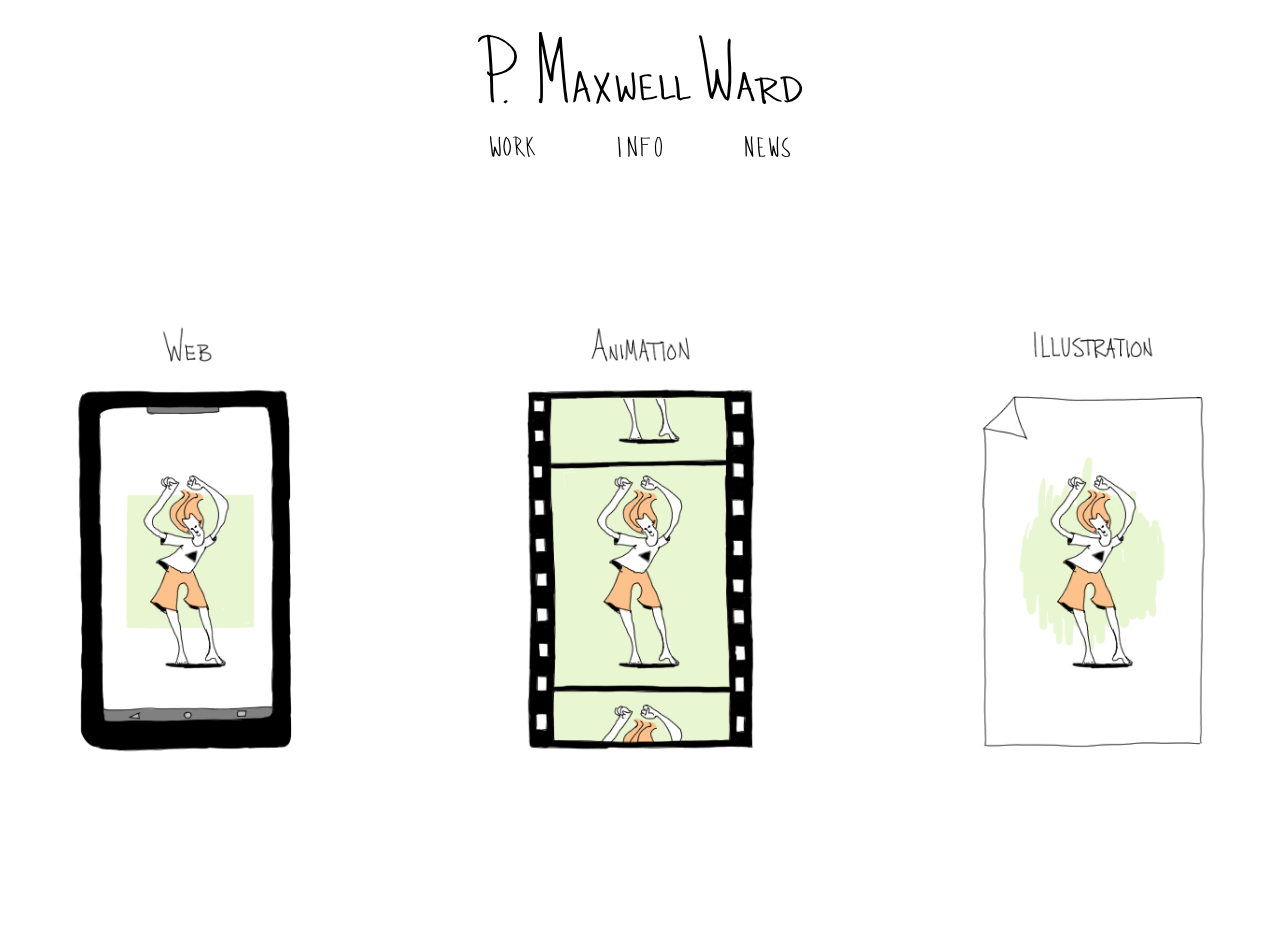
<file: work.html>
<!DOCTYPE html>
<html lang="en">
<head>
    <meta charset="UTF-8">
    <meta name="viewport" content="width=device-width, initial-scale=1.0">
    <meta http-equiv="X-UA-Compatible" content="ie=edge">
    <link href ="css/styles.css" rel="stylesheet" type="text/css">
    <link rel='shortcut icon' href='favicon.ico' type='image/x-icon' />
    <link rel="stylesheet" type="text/css" href="css/lightbox.min.css">
    <link href="dist/mediabox.css" rel="stylesheet">

    <title>P. Maxwell Ward | work</title>
</head>
<body>
	<header>
		<h1><a href="./"><img src="images/header-thin.svg" alt="header"></a></h1>
	</header>
	<div id="menu">
		<div><a href="./work.html"><img src="images/nav-work_2.svg" alt="work"></a></div>
		<div><a href="./info.html"><img src="images/nav-info_2.svg" alt="info"></a></div>
		<div><a href="./news.html"><img src="images/nav-news_2.svg" alt="news"></a></div>
    </div>
    <main class="work-main">
        <div class="work-links">
            <div class="web-link">
                <div class="work-link" onclick="window.location.href='/web.html'">
                    <img src="images/web-title.png">
                    <img src="images/web.png">
                </div>
            </div>
            <div class="animation-link">
                <div class="work-link" onclick="window.location.href='/animation.html'">
                    <img src="images/animation-title.png">
                    <img src="images/animation.png">
                </div>
            </div>
            <div class="illo-link">
                <div class="work-link" onclick="window.location.href='/illustration.html'">            
                    <img src="images/ilustration_title.png">
                    <img src="images/illustration.png">
                </div>
            </div>
        </div>
    </main>
</body>
</html>
</file>
<file: css/styles.css>
html{
    -webkit-tap-highlight-color: transparent;
}

html, body {
    margin: 0;
}

h1 {
    margin: 1em;
}

h1 img {
    max-width: 325px;
    display: -webkit-flex;
    -webkit-justify-content: center; 
    display: block;
    -webkit-box-pack: center;
        -ms-flex-pack: center;
            justify-content: center;
    margin: auto;
}

#menu {
    width: 300px;
    height: 25px;
    display: -webkit-flex; /* Safari */
    -webkit-justify-content: space-between; /* Safari 6.1+ */
    display: -webkit-box;
    display: -ms-flexbox;
    display: flex;
    -webkit-box-pack: justify;
        -ms-flex-pack: justify;
            justify-content: space-between; 
    margin: 0 auto;
}

#menu > div {
    width: 45px;
}

#menu img {
    max-width: 100%;
}

.gif-Man, .text-Box {
    width: 100%;
    max-height: 889px;
    display: block;
    /* margin: auto;
    max-height: 80vh;
    position: absolute;
    left:0;
    right:0; */
}

.text-Box {
    position: absolute;
    top: 0;
    left: 0;
}

.gif-Man img, .text-Box img {
    /* display: block;
    margin: auto;
    width: 100%;
    position: absolute;
    left: 0;
    right: 0;
    visibility: visible; */
    width: 100%;
}

.load-GIF {
    height: 150px;
    width: 150px;
    margin: auto;
    z-index: 3;
    left: 0;
    right: 0;
    position: absolute;
    top: 35%;
    background: url(loader.png);
    -webkit-animation: animate .75s steps(14) infinite;
            animation: animate .75s steps(14) infinite;
}

.overlay {
    width: calc(.675 * 80vh);
    height: 889px;
    display: block;
    margin: auto;
    max-height: 80vh;
    position: absolute;
    left:0;
    right:0;
    background-color: rgba(255,255,255,1);
    z-index: 2;
}

.fadeOut {
    visibility: hidden;
    opacity: 0;
    -webkit-transition: visibility 0s .15s, opacity .15s ease-out;
    -o-transition: visibility 0s .15s, opacity .15s ease-out;
    transition: visibility 0s .15s, opacity .15s ease-out;
  }
@-webkit-keyframes animate {
    from {
        background-position: 0;
    }
    to {
        background-position: 2100px;
    }

}
@keyframes animate {
    from {
        background-position: 0;
    }
    to {
        background-position: 2100px;
    }

}

.gif-Man img {
    cursor: pointer;
}

#thumbnail-slider {
    display: block;
    left: 0;
    width: 100vw;
    overflow: auto;
}

/*caption text*/
.caption-container {
    display: block;
    color: white;
    text-align: center;
    font-family: monospace;
    width: 100%;
}

.is-Transformed { 
    width: 200px;
    height: 300px;
    position: absolute;
    left: 50%;
    top: 50%;
    margin-left: -100px;
    margin-top: -100px;
    text-align: left;
    font-family: monospace;
    font-size: 1em;
}

@media screen and (max-width: 600px) {
    #thumbnail-slider {
        position: relative;
        max-width: 1300px;
    }

    .caption-container {
        font-size: .8em;
        margin: 10px;
    }

}




.is-Transformed a { 
    text-decoration: none;
    color: #0f40ff;
}

.work-Thumbs {
    display: -webkit-box;
    display: -ms-flexbox;
    display: flex;
    -webkit-box-orient: vertical;
    -webkit-box-direction: normal;
    -ms-flex-direction: column;
    flex-direction: column;
    max-width: 600px;
    margin: 0 auto;
    padding: 10px;
}

.work-Thumbs img {
    max-width: 100%;  
}


.collapsible {
    background-color: #FFF;
    /* cursor: pointer; */
    width: 100%;
    border: none;
    text-align: left;
    outline: none;
    font-size: 1em;
    font-family: monospace;
    height: 50px;
    border-bottom: solid 1px black;
}

.content {
    /* padding: 0 18px; */
    /* max-height: 0; */
    overflow: hidden;
    -webkit-transition: max-height 0.2s ease-out;
    -o-transition: max-height 0.2s ease-out;
    transition: max-height 0.2s ease-out;
    text-align: left;
    font-family: monospace;
    font-size: 1em;
    margin-bottom: 2.5em;
}

@media screen and (max-width: 600px) {
    .content {
        font-size: .95em;
        margin-bottom: 2.5em;
    }
}

.collapsible img {
    max-width: 100%
}

.row:after {
    content:"";
    display: table;
    clear: both;
}
#myModal{
    display:none;
    flex-direction: column;
    justify-content: space-between;
}

/*The modal bg*/
.modal {
    position: fixed;
    z-index: 1;
    padding-top: 10vh;
    left: 0;
    top: 0;
    width: 100%;
    height: 100%;
    overflow: auto;
    background-color: rgba(0,0,0,0.9);
    overflow-x: hidden;
}

/*close button*/
.close {
    color: white;
    position: absolute;
    top: 10px;
    right: 25px;
    font-size: 35px;
    font-weight: bold;
}

.close:hover,
.close:focus {
    color: #999;
    text-decoration: none;
    cursor: pointer;
}

#currentSlide {
    --n: 25;
    display: -webkit-box;
    display: -ms-flexbox;
    display: flex;
    -webkit-box-align: center;
    -ms-flex-align: center;
    align-items: center;
    overflow-y: hidden;
    width: 100%;
    width: calc(var(--n)*100%);
    height: 60vh;
    max-height: 100vh;
    -webkit-transform: translate(calc(var(--i, 0)/var(--n)*-100%));
    -ms-transform: translate(calc(var(--i, 0)/var(--n)*-100%));
    transform: translate(calc(var(--i, 0)/var(--n)*-100%));
    -webkit-transition: -webkit-transform .5s ease-out;
    transition: -webkit-transform .5s ease-out;
    -o-transition: transform .5s ease-out;
    transition: transform .5s ease-out;
    transition: transform .5s ease-out, -webkit-transform .5s ease-out;

}

#currentSlide img {
    width: 100%;
    width: calc(100%/var(--n));
    pointer-events: none;
    max-height: 100%;
    -o-object-fit: contain;
       object-fit: contain;
}

.thumbnail-grid {
    position:relative;
    white-space: nowrap;
}

.thumbnail-container {
    display:inline-block;
    margin: 1px;
    vertical-align: top;
    width:155px;
    cursor: pointer;
}

/*Create four equal columns flatoing next to each other*/
.thumbnails {
    float: left;
    /* width: 117px; */
}

/*next/prev buttons*/
.prev,
.next {
    cursor: pointer;
    position: absolute;
    top: 50%;
    width: auto;
    padding: 16px;
    margin-top: -75px;
    color:white;
    font-weight: bold;
    font-size: 20px;
    -webkit-transition: 0.6s ease;
    -o-transition: 0.6s ease;
    transition: 0.6s ease;
    border-radius: 0 3px 3px 0;
    -moz-user-select: none;
     -ms-user-select: none;
         user-select: none;
    -webkit-user-select: none;
    background-color: rgba(0,0,0,0.25);
}

/*next button float right*/
.next {
    right: 15%;
    border-radius: 3px 0 0 3px;
}

.prev {
    left:15%;
}

/*drop shadow on hover*/
.prev:hover,
.next:hover {
    color:white;
    background-color: rgba(0,0,0,0.8);
}

.caption-container p {
    cursor: pointer;
    margin: 0;
}

img.thumb-status {
    opacity: 0.6;
}

.active,
.thumb-status:hover {
    opacity: 1;
}

img.hover-shadow {
    -webkit-transition: 0.3s;
    -o-transition: 0.3s;
    transition: 0.3s;
}

.hover-shadow:hover {
    -webkit-box-shadow: 0 4px 8px 0 rgba(0,0,0,0.2), 0 6px 20px 0 rgba(0,0,0,0.19);
            box-shadow: 0 4px 8px 0 rgba(0,0,0,0.2), 0 6px 20px 0 rgba(0,0,0,0.19);
}

/* width */
::-webkit-scrollbar {
    width: 8px;
}

/* Track */
::-webkit-scrollbar-track {
    background:rgba(170, 170, 170, 0.5); 
}
 
/* Handle */
::-webkit-scrollbar-thumb {
    background:rgba(170, 170, 170, 0.75);
}

/* Handle on hover */
::-webkit-scrollbar-thumb:hover {
    background:rgb(170, 170, 170)
}

.post {
    border: 1px outset;
    margin: 20px 0px 20px 0px;
 }

#content {
    width: 50%;
    margin: auto;
}
 .post img {
    float: left;
    /*margin: auto;*/
    max-width: 50%;
    height: auto;
    padding: 5px;
 }
 .clearfix {
    font-family: monospace;
    font-size: 1em;
    clear: left;
    padding: 10px;
 }

@media screen and (max-width: 499px) {
    #content {
        width: 100%;
        margin: auto;
    }

     .post img {
        max-width: 100%;
        padding: 5px 0px 5px 0px;
     }
}

.work-links {
    display: grid;
    grid-template-columns: 1fr 1fr 1fr;
    grid-template-rows: 50vh;
    grid-gap: 5em;
}

@media only screen and (max-width: 600px) {
    .work-links {
        grid-gap: 2.5em;
    }
}

@media only screen and (max-width: 600px) {
    .work-links {
        grid-template-columns: 75vw;
        grid-template-rows: 1fr 1fr 1fr;
        margin-top: 2.5em
    }
}

@media only screen and (min-width: 600px) {
    .work-main {
        height: calc(100vh - 129px);
    }
}

.work { 
    margin-top: 2.5em;
}
/* 
.work-links > div {
    display: grid;
} */

.work-link {
    display: grid;
    grid-template-rows: 10% 90%;
    cursor: pointer;
    height: 100%;
    justify-items: center;
    align-items: center;
}

.work-link > img {
    max-height: 100%;
    max-width: 100%
}

/* .work-link > :last-child {
    max-width: 25%;
} */

.web-intro {
    max-width: 800px;
    font-family: monospace;
    margin: 2.5em 0 5em 0;
}

.l-portfolio-item {
    max-width: 800px;
    margin-bottom: 2.5em;
}

@media only screen and (max-width: 600px) {
    .l-portfolio-item {
        width: 90%;
    }

    .web-intro {
        max-width: 90%;
    }
}

.portfolio-img {
    display: flex;
    cursor: pointer;
}

.portfolio-img img {
    max-width: 100%;
    /* height: 100%;
    min-height: 0; */
    object-fit: contain;
} 

.desktop-only {
    /* width: 800px;
    height: 450px; */
    aspect-ratio: 16 / 9;
}

.desktop-mobile {
    /* width: 800px;
    height: 336px; */
    aspect-ratio: 50 / 21;
    display: grid;
    grid-template-columns: 75.45% 23.93%;
    gap: 1.62%;
}

main { 
    display: flex;
    flex-direction: column;
    align-items: center;
    justify-content: center;
}

.item-collapse {
    height: 50px;
    display: flex;
    align-items: center;
    justify-content: space-between;
    font-family: monospace;
    /* cursor: pointer; */
    border-bottom: solid 1px black;

}

@media only screen and (max-width: 600px) {
    .item-collapse {
        height: 65px;
    }
}
 
.item-github {
    height: 25px;
    width: 25px;
}

.item-github img {
    max-width: 100%;
    height: 100%;
}

.illo-grid {
    display: grid;
    grid-template-columns: repeat(4,300px);
    grid-template-rows: repeat(8,300px);
    gap: 10px;
}

@media only screen and (max-width: 600px) {
    .illo-grid {
        grid-template-columns: 300px;
        grid-template-rows: repeat(27,300px);
    }
}

.illo-grid img {
    width: 100%;
    object-fit: cover;
    object-position: bottom;
    height: 100%;
    cursor: pointer;
}

.flex-container {
    width: 100%;
    display: flex;
    align-items: center;
    justify-content: center;
}

.l-mascot {
    aspect-ratio: 600 / 889;
    max-height: calc(100vh - 129px);
    position: relative;
}

@media only screen and (max-width: 600px) {
    .l-mascot {
        width: 95%;
    }
}



* {-webkit-box-sizing: border-box;box-sizing: border-box;}
</file>
<file: dist/mediabox.css>
/*! mediabox v1.1.3 | (c) 2018 Pedro Rogerio | https://github.com/pinceladasdaweb/mediabox */
.stop-scroll {
    height: 100%;
    overflow: hidden;
}

.mediabox-wrap {
    position: fixed;
    width: 100%;
    height: 100%;
    background-color: rgba(0,0,0,0.8);
    top: 0;
    left: 0;
    opacity: 0;
    z-index: 999;
    -webkit-animation-duration: 0.5s;
    animation-duration: 0.5s;
    -webkit-animation-fill-mode: both;
    animation-fill-mode: both;
    -webkit-animation-name: mediabox;
    animation-name: mediabox;
}

@-webkit-keyframes mediabox {
    0% {
        opacity: 0;
    }

    100% {
        opacity: 1;
    }
}

@keyframes mediabox {
    0% {
        opacity: 0;
    }

    100% {
        opacity: 1;
    }
}

.mediabox-content {
    max-width: 853px;
    display: block;
    margin: 0 auto;
    height: 100%;
    position: relative;
}

.mediabox-content iframe {
    max-width: 100% !important;
    width: 100% !important;
    display: block !important;
    height: 480px !important;
    border: none !important;
    position: absolute;
    top: 0;
    bottom: 0;
    margin: auto 0;
}

.mediabox-hide {
    -webkit-animation-duration: 0.5s;
    animation-duration: 0.5s;
    -webkit-animation-fill-mode: both;
    animation-fill-mode: both;
    -webkit-animation-name: mediaboxhide;
    animation-name: mediaboxhide;
}

@-webkit-keyframes mediaboxhide {
    0% {
        opacity: 1;
    }

    100% {
        opacity: 0;
    }
}

@keyframes mediaboxhide {
    0% {
        opacity: 1;
    }

    100% {
        opacity: 0;
    }
}

.mediabox-close {
    position: absolute;
    top: 0;
    cursor: pointer;
    bottom: 528px;
    right: 0px;
    margin: auto 0;
    width: 24px;
    height: 24px;
    background: url('[data-uri]') no-repeat;
    background-size: 24px 24px;
}

.mediabox-close:hover {
    opacity: 0.5;
}

@media all and (max-width: 768px) {
    .mediabox-content {
        max-width: 90%;
    }
}

@media all and (max-width: 600px) {
    .mediabox-content iframe {
        height: 320px !important;
    }

    .mediabox-close {
        bottom: 362px;
    }
}

@media all and (max-width: 480px) {
    .mediabox-content iframe {
        height: 220px !important;
    }

    .mediabox-close {
        bottom: 262px;
    }
}
</file>
